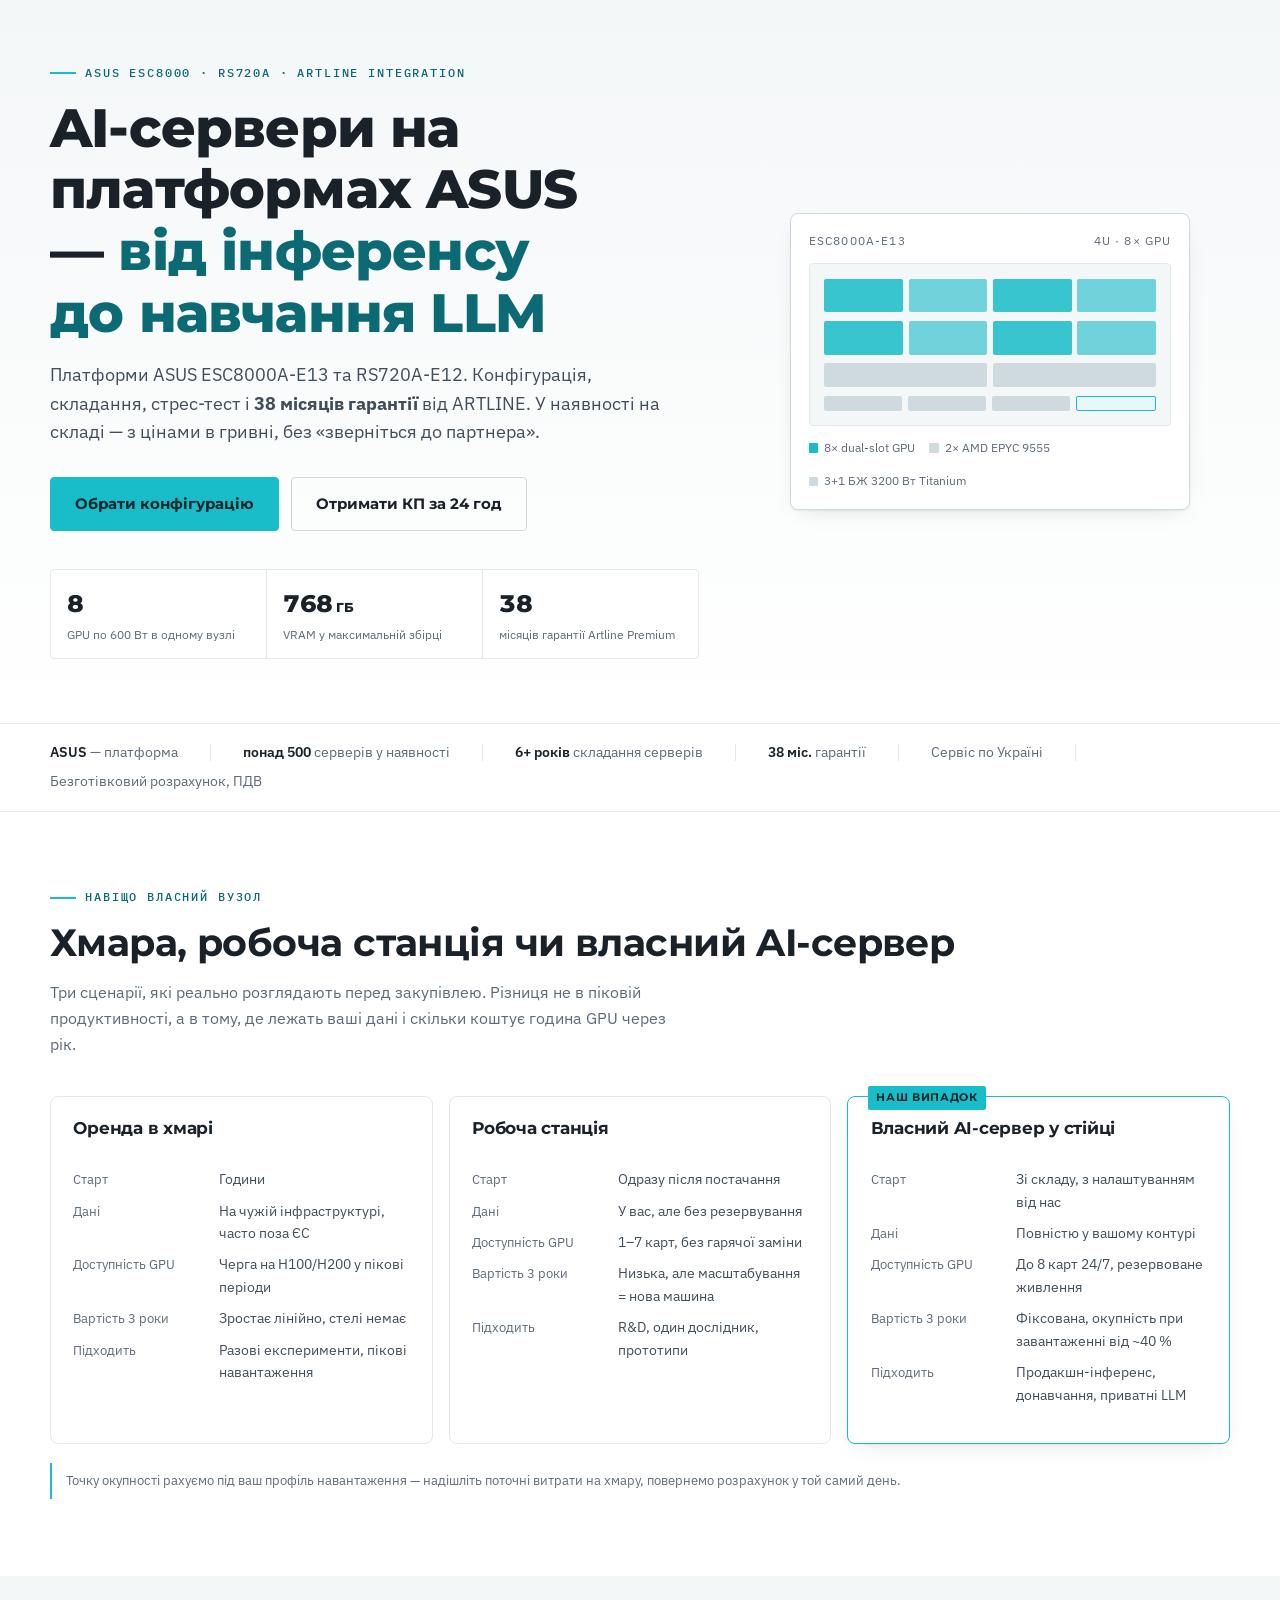
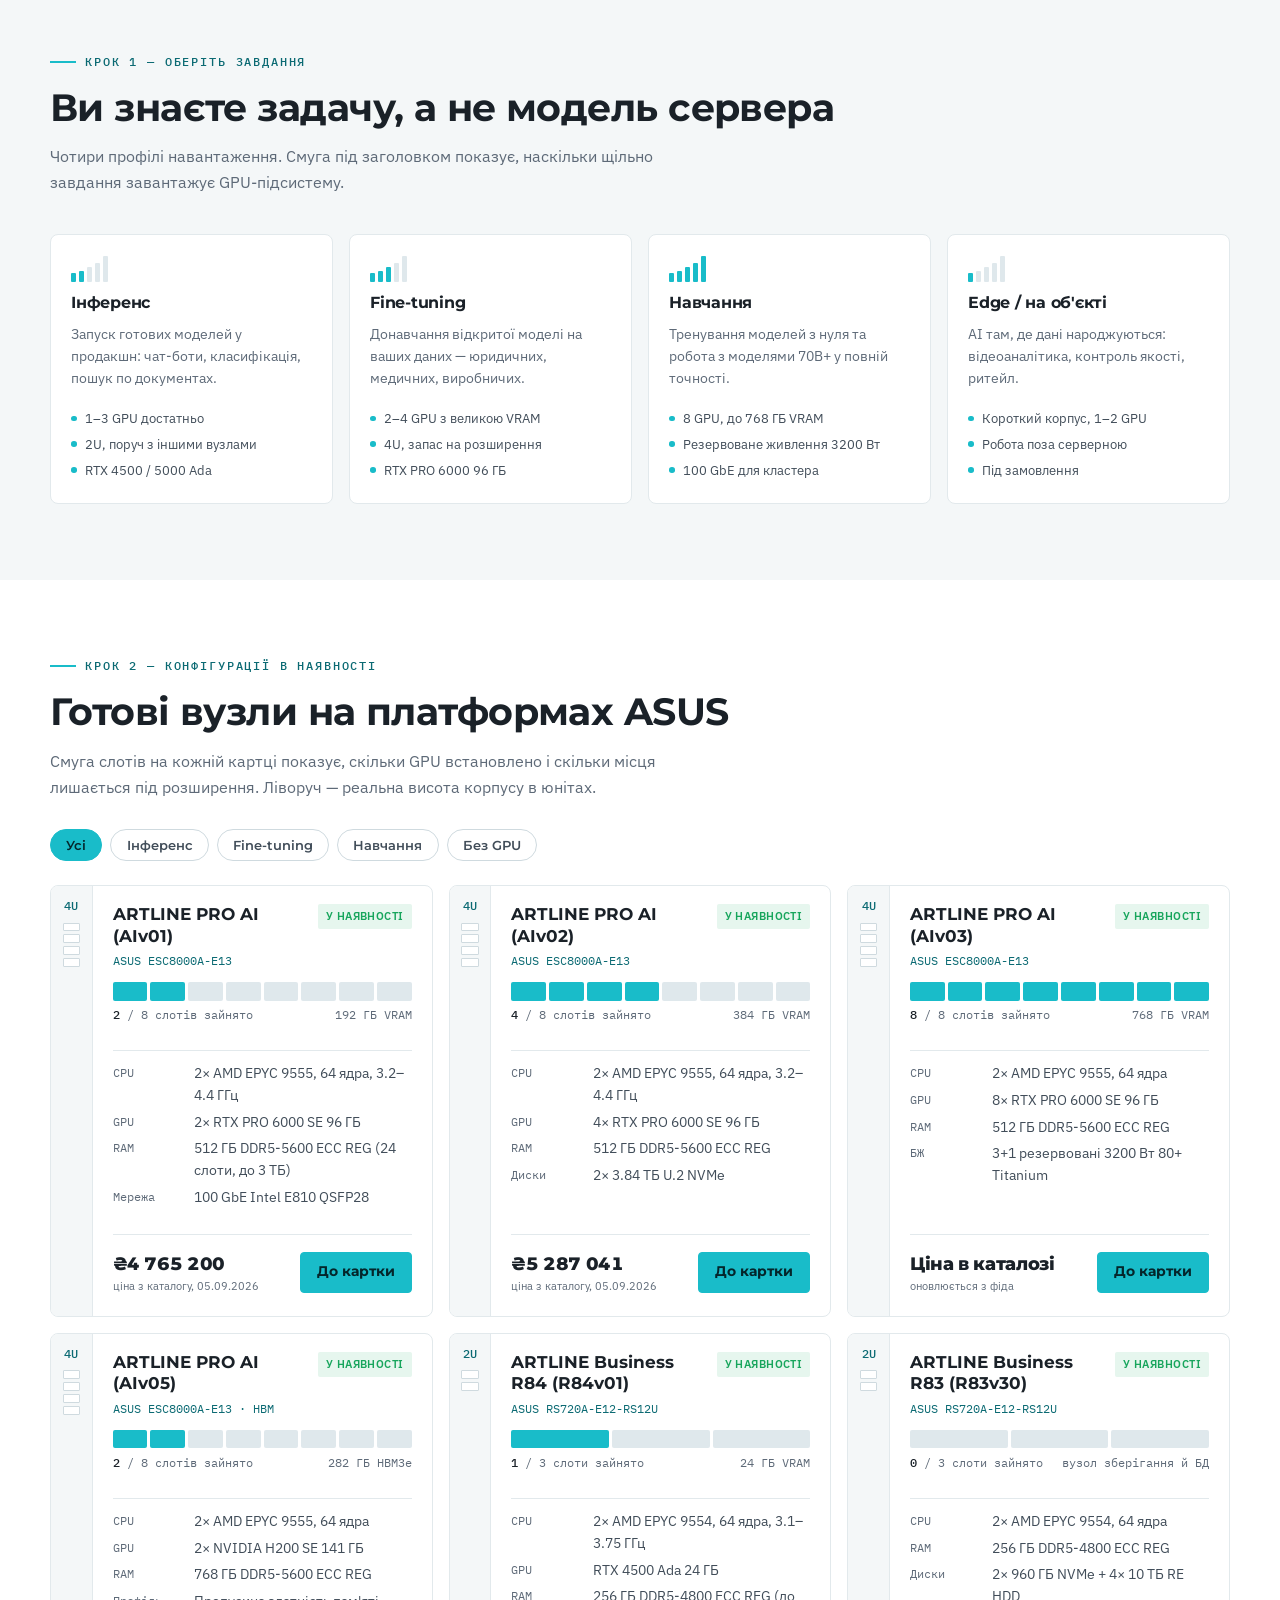
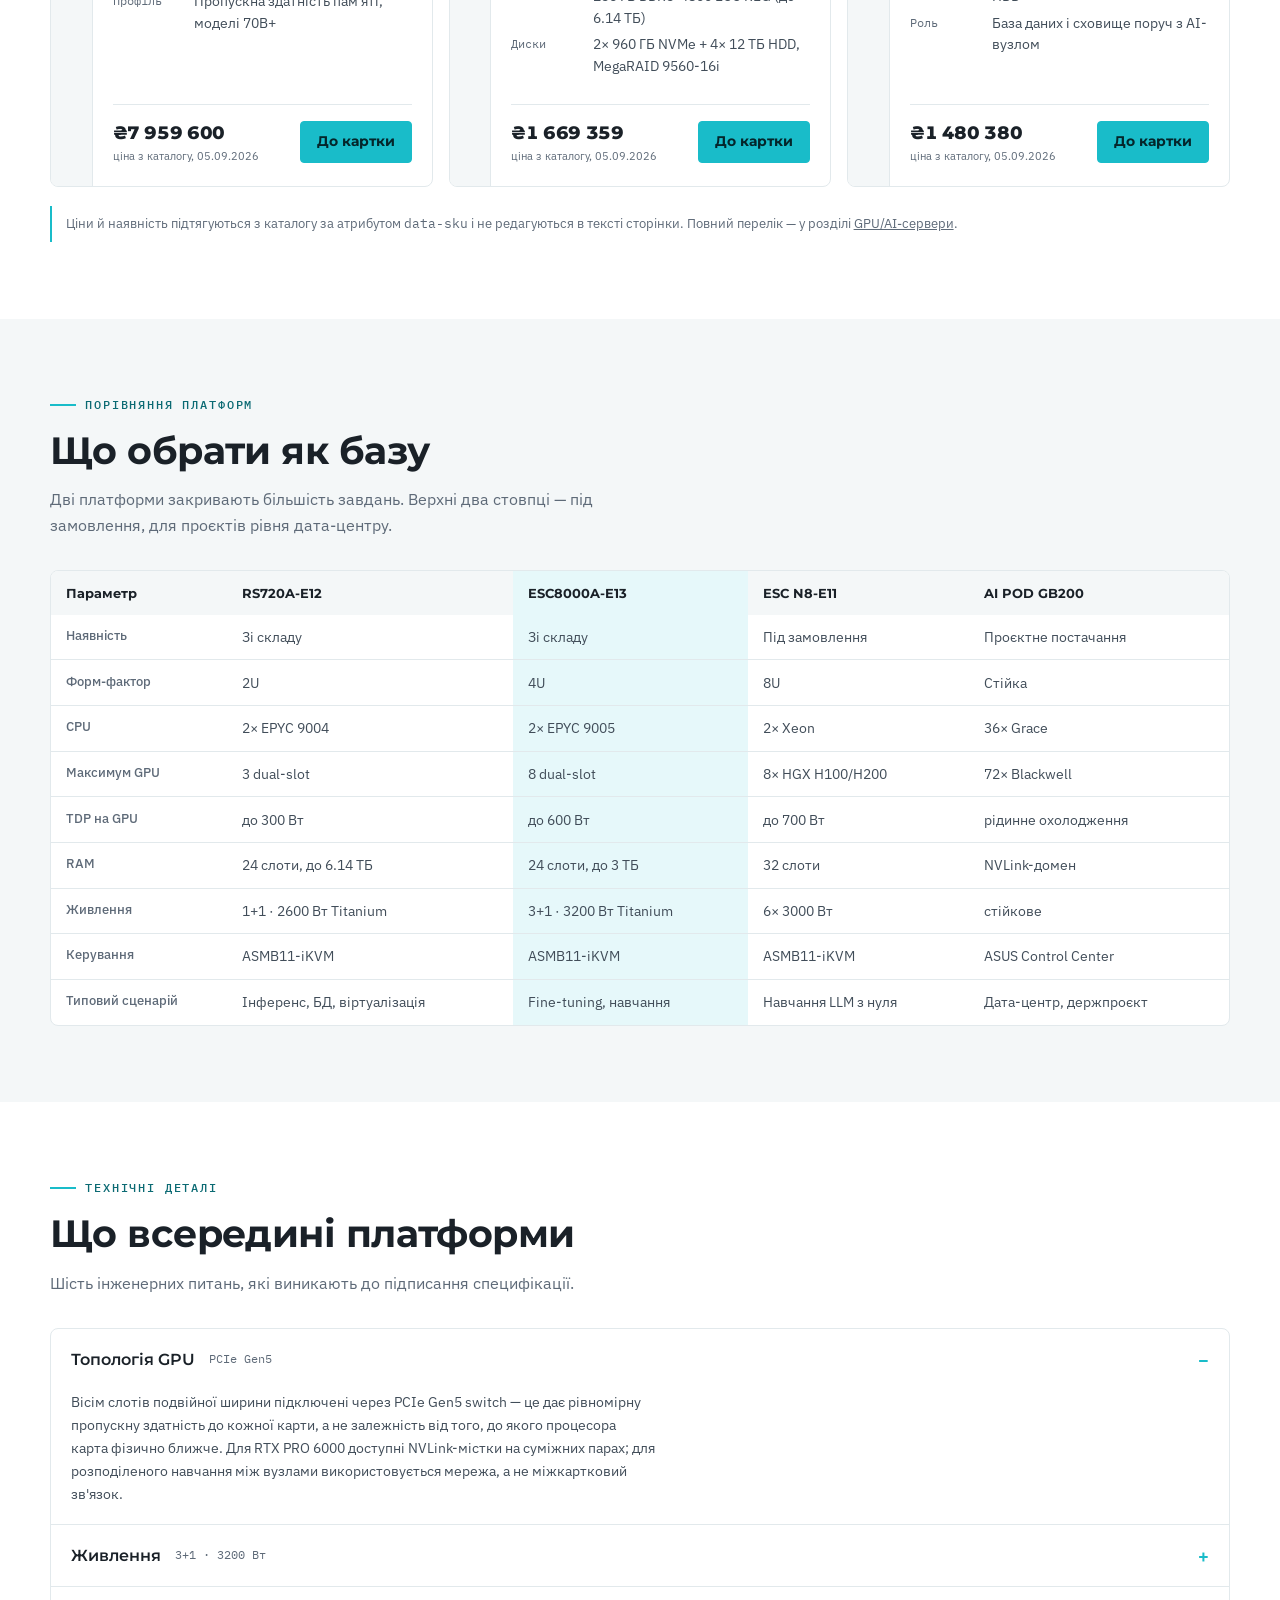
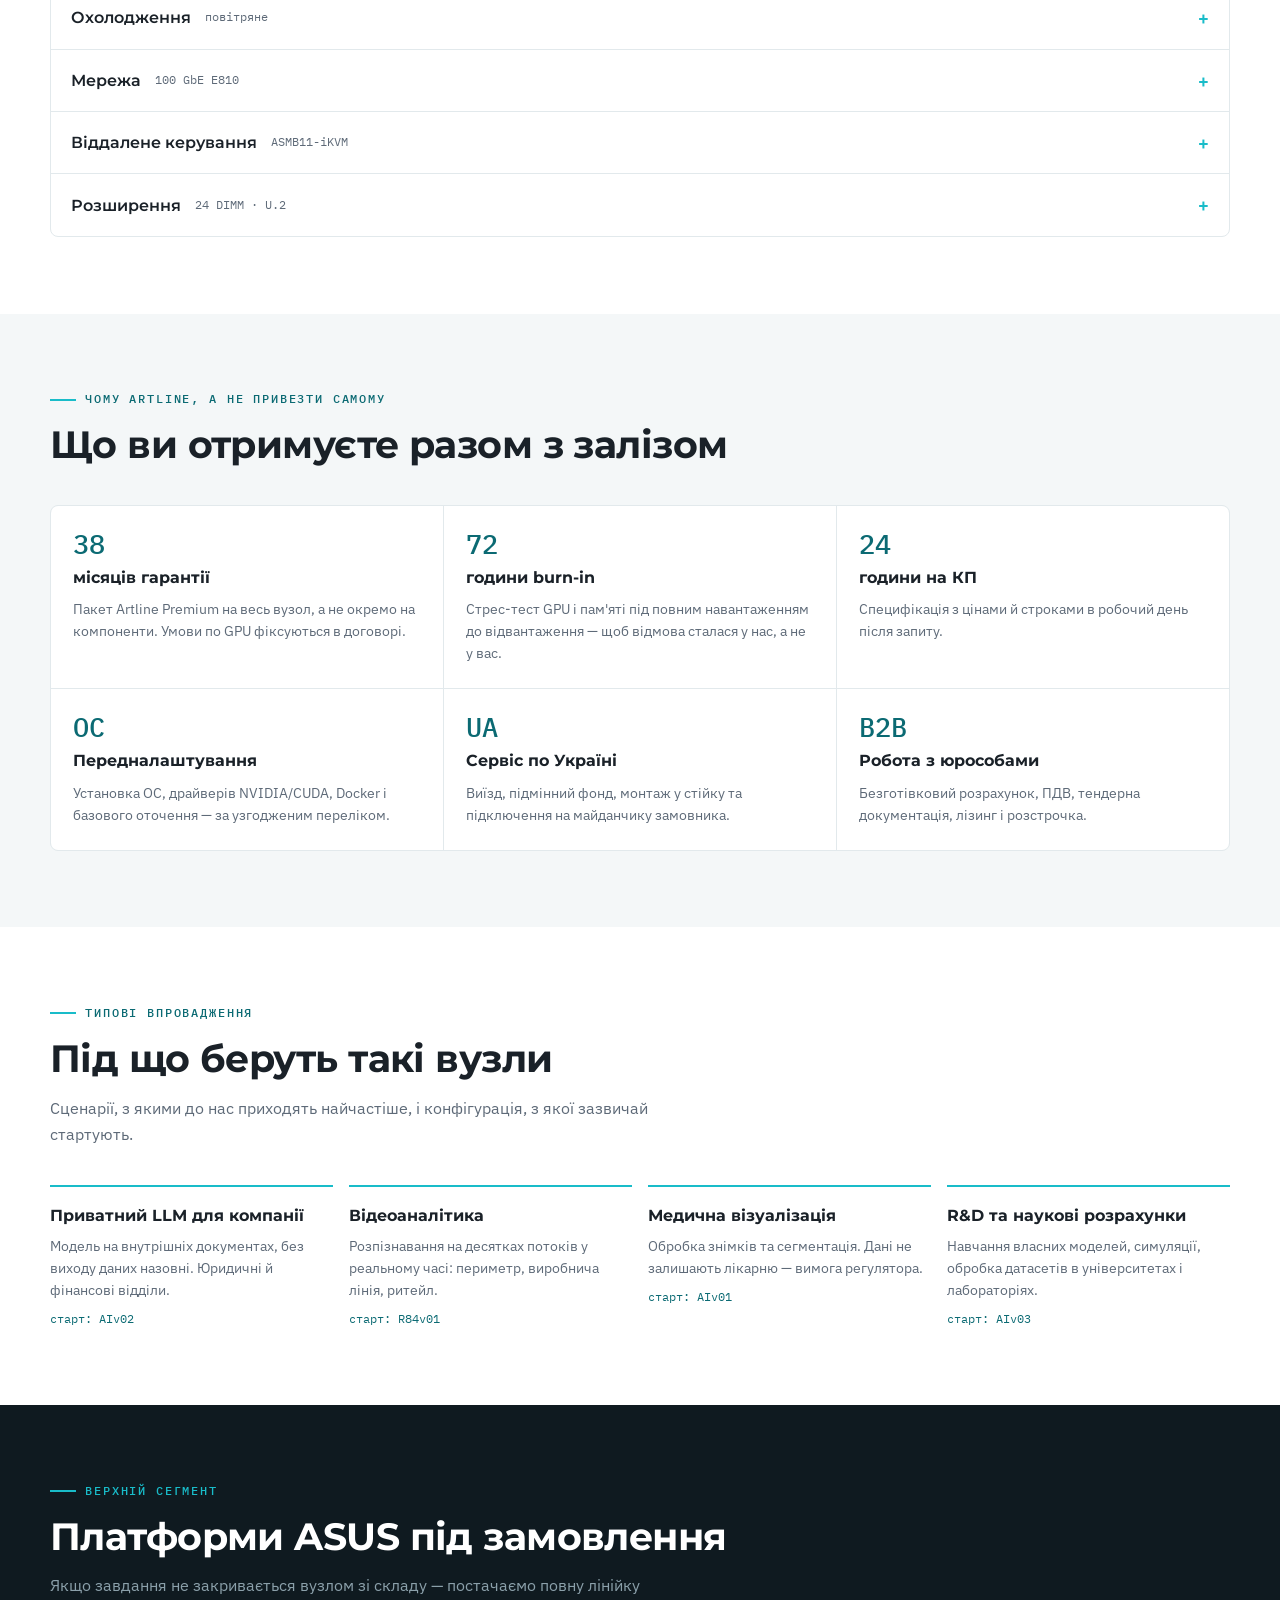
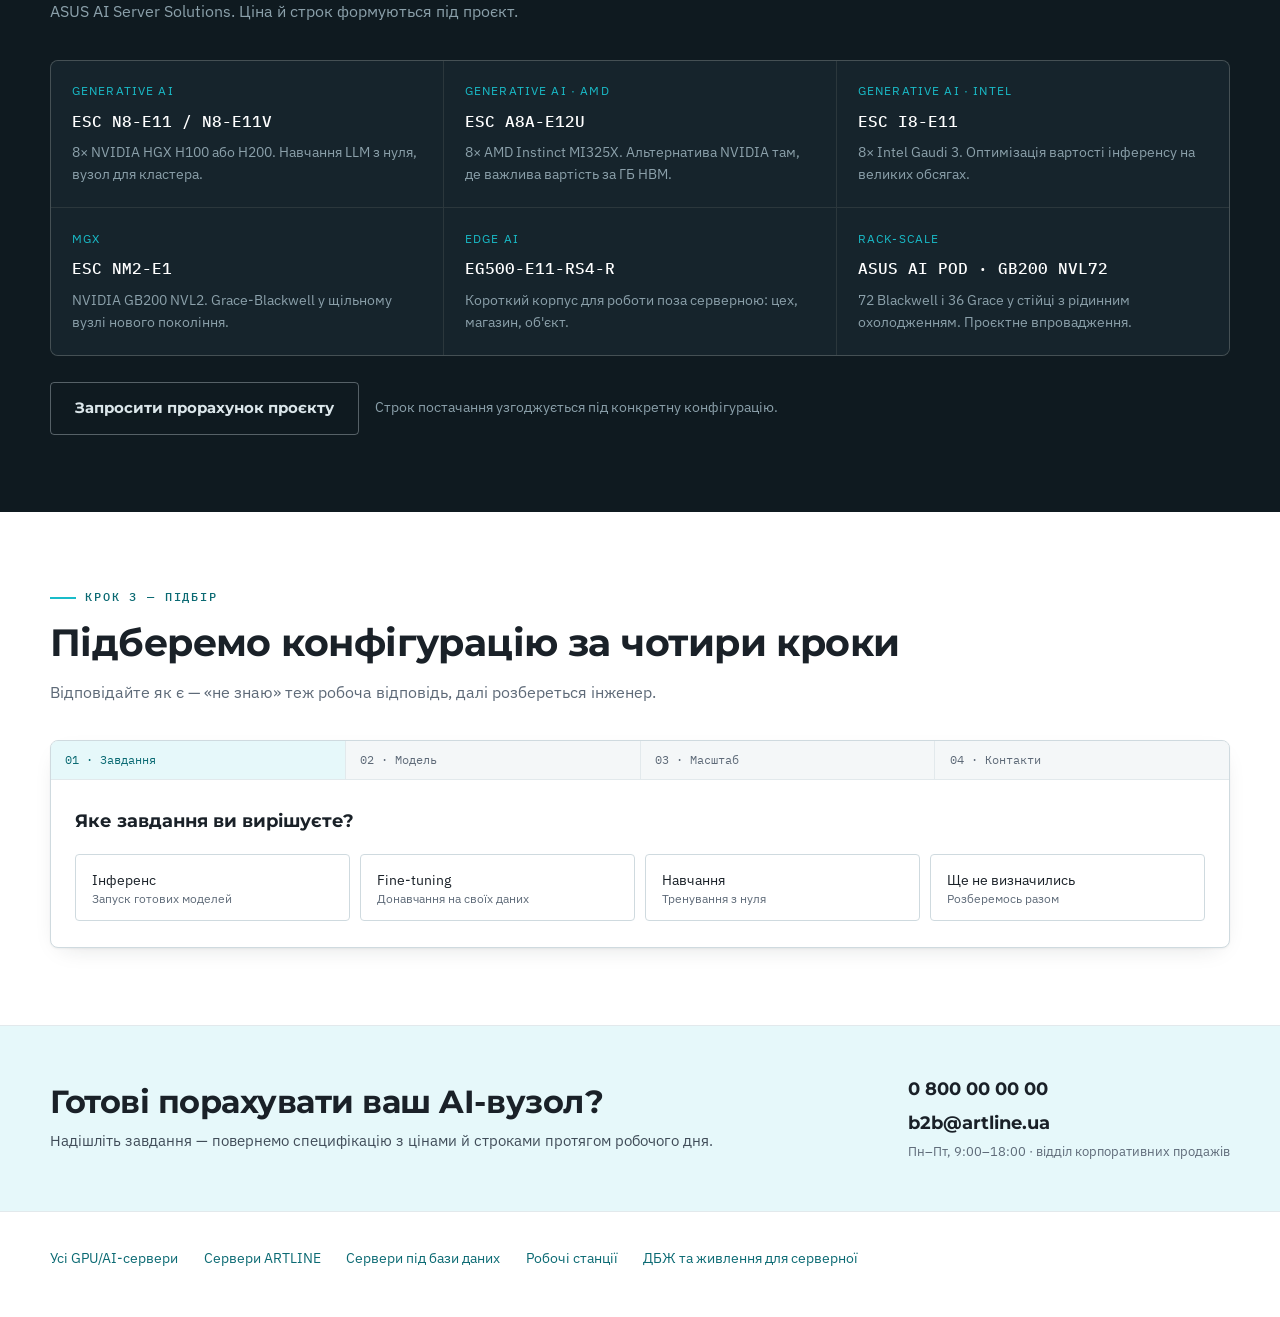
<file: landings/asus-ai.html>
<!DOCTYPE html>
<html lang="uk">
<head>
<meta charset="utf-8">
<meta name="viewport" content="width=device-width, initial-scale=1">
<meta name="description" content="Сервери для AI на платформах ASUS ESC8000A-E13 та RS720A-E12: до 8 GPU, до 768 ГБ VRAM. Складання, налаштування, гарантія 38 міс. Наявність на складі. Ціни в грн.">
<link rel="canonical" href="https://artline.ua/ua/ai-serveri-asus/">
<link rel="alternate" hreflang="uk-UA" href="https://artline.ua/ua/ai-serveri-asus/">
<link rel="alternate" hreflang="ru-UA" href="https://artline.ua/ai-servery-asus/">
<link rel="alternate" hreflang="x-default" href="https://artline.ua/ua/ai-serveri-asus/">
<style>html,body{margin:0;padding:0}img{max-width:100%}[hidden]{display:none!important}</style>
<script type="application/ld+json">
{
  "@context": "https://schema.org",
  "@type": "FAQPage",
  "mainEntity": [
    {"@type":"Question","name":"Чим AI-сервер відрізняється від звичайного?","acceptedAnswer":{"@type":"Answer","text":"AI-сервер розрахований на кілька прискорювачів високої потужності: посилене живлення, посилене охолодження, PCIe Gen5 switch для рівномірної пропускної здатності до кожної карти. Звичайний сервер оптимізований під CPU і диски."}},
    {"@type":"Question","name":"Скільки VRAM потрібно для моделі на 70B?","acceptedAnswer":{"@type":"Answer","text":"Для інференсу у зниженій точності орієнтовно від 96 ГБ; для повної точності та донавчання — 4-8 карт по 96 ГБ. Точну конфігурацію підбираємо під ваш профіль навантаження."}},
    {"@type":"Question","name":"Чи можна почати з двох GPU і додати ще шість пізніше?","acceptedAnswer":{"@type":"Answer","text":"Так. Платформа ASUS ESC8000A-E13 має вісім слотів, а блоки живлення ми за замовчуванням комплектуємо під повну збірку — розширення не потребує заміни платформи."}},
    {"@type":"Question","name":"Яка гарантія на AI-сервери ARTLINE?","acceptedAnswer":{"@type":"Answer","text":"38 місяців за пакетом Artline Premium на весь вузол, із сервісом на території України."}}
  ]
}
</script>
</head>
<body>
<title>AI-сервери ASUS в ARTLINE</title>
<link rel="preconnect" href="https://fonts.googleapis.com">
<link rel="preconnect" href="https://fonts.gstatic.com" crossorigin>
<link rel="stylesheet" href="https://fonts.googleapis.com/css2?family=Montserrat:wght@600;700;800&family=IBM+Plex+Sans:wght@400;500;600&family=IBM+Plex+Mono:wght@400;500&display=swap">

<style>
/* ============================================================
   ARTLINE — AI-сервери ASUS
   Усі стилі скоуплені під .ai-lp — блок можна вставляти в CMS.
   Палітра — в :root, зміна бренду = зміна токенів.
   ============================================================ */
:root{
  --lp-bg:          #ffffff;
  --lp-bg-sunk:     #f4f7f8;
  --lp-surface:     #ffffff;
  --lp-ink:         #1a2128;
  --lp-ink-2:       #414d59;
  --lp-muted:       #5e6a78;
  --lp-line:        #e2e9ec;
  --lp-line-2:      #cfdadf;
  --lp-accent:      #19bcc9;
  --lp-accent-ink:  #0b6a73;
  --lp-accent-soft: #e6f8fa;
  --lp-deep:        #0f1a20;
  --lp-deep-2:      #16242c;
  --lp-deep-ink:    #dbe6ea;
  --lp-deep-muted:  #8ba0aa;
  --lp-ok:          #17a55c;
  --lp-ok-soft:     #e6f6ee;
  --lp-order:       #b4741a;
  --lp-order-soft:  #fbf1e2;
  --lp-slot-off:    #dfe8ec;
  --lp-shadow:      0 1px 2px rgba(26,33,40,.05), 0 8px 24px -12px rgba(26,33,40,.18);
  --lp-r:           4px;
  --lp-r-lg:        8px;
}
@media (prefers-color-scheme: dark){
  :root:not([data-theme="light"]){
    --lp-bg:#0d1519; --lp-bg-sunk:#111c21; --lp-surface:#152128;
    --lp-ink:#e8f0f2; --lp-ink-2:#c2d0d6; --lp-muted:#8fa3ac;
    --lp-line:#243239; --lp-line-2:#31434c;
    --lp-accent:#2ed3e0; --lp-accent-ink:#8ceaf2; --lp-accent-soft:#12313a;
    --lp-deep:#080f12; --lp-deep-2:#101c22; --lp-deep-ink:#dbe6ea; --lp-deep-muted:#8ba0aa;
    --lp-ok:#35c47e; --lp-ok-soft:#122b21;
    --lp-order:#dfa456; --lp-order-soft:#2c2317;
    --lp-slot-off:#26343b;
    --lp-shadow:0 1px 2px rgba(0,0,0,.4), 0 8px 24px -12px rgba(0,0,0,.7);
  }
}
:root[data-theme="dark"]{
  --lp-bg:#0d1519; --lp-bg-sunk:#111c21; --lp-surface:#152128;
  --lp-ink:#e8f0f2; --lp-ink-2:#c2d0d6; --lp-muted:#8fa3ac;
  --lp-line:#243239; --lp-line-2:#31434c;
  --lp-accent:#2ed3e0; --lp-accent-ink:#8ceaf2; --lp-accent-soft:#12313a;
  --lp-deep:#080f12; --lp-deep-2:#101c22; --lp-deep-ink:#dbe6ea; --lp-deep-muted:#8ba0aa;
  --lp-ok:#35c47e; --lp-ok-soft:#122b21;
  --lp-order:#dfa456; --lp-order-soft:#2c2317;
  --lp-slot-off:#26343b;
  --lp-shadow:0 1px 2px rgba(0,0,0,.4), 0 8px 24px -12px rgba(0,0,0,.7);
}

body{ background: var(--lp-bg); }

.ai-lp{
  font-family:"IBM Plex Sans","Segoe UI",system-ui,-apple-system,sans-serif;
  color:var(--lp-ink); background:var(--lp-bg);
  font-size:16px; line-height:1.6; -webkit-font-smoothing:antialiased;
}
.ai-lp *,.ai-lp *::before,.ai-lp *::after{ box-sizing:border-box; }
.ai-lp h1,.ai-lp h2,.ai-lp h3,.ai-lp h4{
  font-family:Montserrat,"IBM Plex Sans",Arial,sans-serif;
  margin:0; line-height:1.15; text-wrap:balance; letter-spacing:-.015em; color:var(--lp-ink);
}
.ai-lp p{ margin:0; }
.ai-lp ul{ margin:0; padding:0; list-style:none; }
.ai-lp a{ color:inherit; }
.ai-lp :focus-visible{ outline:2px solid var(--lp-accent); outline-offset:3px; border-radius:2px; }

.ai-lp .wrap{ width:min(1180px, 100% - 2.5rem); margin-inline:auto; }
.ai-lp .sect{ padding:clamp(3rem,6vw,5.5rem) 0; }
.ai-lp .sect--sunk{ background:var(--lp-bg-sunk); }

/* --- eyebrow: технічний «партномер» секції --- */
.ai-lp .eyebrow{
  font-family:"IBM Plex Mono",ui-monospace,monospace; font-size:.72rem; font-weight:500;
  letter-spacing:.16em; text-transform:uppercase; color:var(--lp-accent-ink);
  display:flex; align-items:center; gap:.6rem; margin-bottom:.9rem;
}
.ai-lp .eyebrow::before{ content:""; width:1.6rem; height:2px; background:var(--lp-accent); flex:none; }
.ai-lp .h2{ font-size:clamp(1.55rem,3.2vw,2.35rem); font-weight:700; }
.ai-lp .lede{ color:var(--lp-muted); max-width:62ch; margin-top:.9rem; font-size:1.02rem; }
.ai-lp .mono{ font-family:"IBM Plex Mono",ui-monospace,monospace; font-variant-numeric:tabular-nums; }

/* --- buttons --- */
.ai-lp .btn{
  display:inline-flex; align-items:center; justify-content:center; gap:.5rem;
  font-family:Montserrat,sans-serif; font-weight:700; font-size:.94rem;
  padding:.85rem 1.5rem; border-radius:var(--lp-r); border:1.5px solid transparent;
  text-decoration:none; cursor:pointer; transition:background .15s, color .15s, border-color .15s;
}
.ai-lp .btn--primary{ background:var(--lp-accent); color:#04262b; border-color:var(--lp-accent); }
.ai-lp .btn--primary:hover{ background:var(--lp-accent-ink); border-color:var(--lp-accent-ink); color:#fff; }
.ai-lp .btn--ghost{ background:transparent; color:var(--lp-ink); border-color:var(--lp-line-2); }
.ai-lp .btn--ghost:hover{ border-color:var(--lp-accent); color:var(--lp-accent-ink); }
.ai-lp .btn--onDeep{ background:transparent; color:var(--lp-deep-ink); border-color:rgba(219,230,234,.35); }
.ai-lp .btn--onDeep:hover{ border-color:var(--lp-accent); color:var(--lp-accent); }
.ai-lp .btn--sm{ padding:.55rem 1rem; font-size:.85rem; }

/* ============ 01 HERO ============ */
.ai-lp .hero{
  background:
    linear-gradient(180deg, var(--lp-bg-sunk) 0%, var(--lp-bg) 100%);
  border-bottom:1px solid var(--lp-line);
  padding:clamp(2.5rem,5vw,4.5rem) 0 clamp(2.5rem,5vw,4rem);
  position:relative; overflow:hidden;
}
.ai-lp .hero__grid{ display:grid; grid-template-columns:1.15fr .85fr; gap:clamp(2rem,4vw,3.5rem); align-items:center; }
@media (max-width:900px){ .ai-lp .hero__grid{ grid-template-columns:1fr; } }
.ai-lp .hero h1{ font-size:clamp(2rem,4.6vw,3.35rem); font-weight:800; }
.ai-lp .hero h1 em{ font-style:normal; color:var(--lp-accent-ink); }
.ai-lp .hero__sub{ margin-top:1.1rem; font-size:clamp(1rem,1.6vw,1.12rem); color:var(--lp-ink-2); max-width:56ch; }
.ai-lp .hero__cta{ display:flex; flex-wrap:wrap; gap:.75rem; margin-top:1.9rem; }
.ai-lp .hero__kpi{ display:grid; grid-template-columns:repeat(3,1fr); gap:1px; margin-top:2.4rem; background:var(--lp-line); border:1px solid var(--lp-line); border-radius:var(--lp-r); overflow:hidden; }
.ai-lp .hero__kpi div{ background:var(--lp-surface); padding:.95rem 1rem; }
.ai-lp .hero__kpi b{ display:block; font-family:Montserrat,sans-serif; font-size:1.5rem; font-weight:800; font-variant-numeric:tabular-nums; letter-spacing:-.02em; }
.ai-lp .hero__kpi span{ font-size:.78rem; color:var(--lp-muted); line-height:1.35; display:block; margin-top:.15rem; }

/* макет корпусу 4U — «фото-плейсхолдер», замінюється реальним фото платформи */
.ai-lp .chassis{ border:1px solid var(--lp-line-2); border-radius:var(--lp-r-lg); background:var(--lp-surface); padding:1.1rem; box-shadow:var(--lp-shadow); }
.ai-lp .chassis__cap{ display:flex; justify-content:space-between; align-items:baseline; font-size:.72rem; letter-spacing:.1em; text-transform:uppercase; color:var(--lp-muted); margin-bottom:.8rem; }
.ai-lp .chassis__body{ background:var(--lp-bg-sunk); border:1px solid var(--lp-line); border-radius:var(--lp-r); padding:.9rem; display:grid; gap:.55rem; }
.ai-lp .chassis__row{ display:flex; gap:.35rem; }
.ai-lp .chassis__gpu{ flex:1; height:2.1rem; border-radius:2px; background:var(--lp-accent); opacity:.85; }
.ai-lp .chassis__gpu:nth-child(even){ opacity:.6; }
.ai-lp .chassis__cpu{ flex:1; height:1.5rem; border-radius:2px; background:var(--lp-line-2); }
.ai-lp .chassis__psu{ flex:1; height:.9rem; border-radius:2px; background:var(--lp-line-2); }
.ai-lp .chassis__psu:last-child{ background:var(--lp-accent-soft); border:1px solid var(--lp-accent); }
.ai-lp .chassis__legend{ margin-top:.8rem; font-size:.74rem; color:var(--lp-muted); display:flex; flex-wrap:wrap; gap:.9rem; }
.ai-lp .chassis__legend i{ font-style:normal; display:inline-flex; align-items:center; gap:.35rem; }
.ai-lp .chassis__legend i::before{ content:""; width:.6rem; height:.6rem; border-radius:1px; background:var(--lp-line-2); }
.ai-lp .chassis__legend i.is-gpu::before{ background:var(--lp-accent); }

/* ============ 02 TRUST BAR ============ */
.ai-lp .trust{ border-bottom:1px solid var(--lp-line); background:var(--lp-surface); }
.ai-lp .trust__in{ display:flex; flex-wrap:wrap; align-items:center; gap:.5rem 2rem; padding:1.1rem 0; font-size:.85rem; color:var(--lp-muted); }
.ai-lp .trust__in b{ color:var(--lp-ink); font-weight:600; }
.ai-lp .trust__sep{ width:1px; height:1.1rem; background:var(--lp-line); }
@media (max-width:700px){ .ai-lp .trust__sep{ display:none; } }

/* ============ 03 COMPARE 3-UP ============ */
.ai-lp .why{ display:grid; grid-template-columns:repeat(3,1fr); gap:1rem; margin-top:2.4rem; }
@media (max-width:860px){ .ai-lp .why{ grid-template-columns:1fr; } }
.ai-lp .why__col{ border:1px solid var(--lp-line); border-radius:var(--lp-r-lg); padding:1.4rem; background:var(--lp-surface); display:flex; flex-direction:column; gap:1rem; }
.ai-lp .why__col--pick{ border-color:var(--lp-accent); box-shadow:var(--lp-shadow); position:relative; }
.ai-lp .why__col--pick::after{
  content:"Наш випадок"; position:absolute; top:-.65rem; left:1.2rem;
  background:var(--lp-accent); color:#04262b; font-family:Montserrat,sans-serif; font-weight:700;
  font-size:.68rem; letter-spacing:.06em; text-transform:uppercase; padding:.2rem .55rem; border-radius:2px;
}
.ai-lp .why__col h3{ font-size:1.05rem; font-weight:700; }
.ai-lp .why__dl{ display:grid; gap:.55rem; font-size:.88rem; }
.ai-lp .why__dl div{ display:grid; grid-template-columns:8.5rem 1fr; gap:.6rem; align-items:baseline; }
.ai-lp .why__dl dt{ color:var(--lp-muted); font-size:.8rem; }
.ai-lp .why__dl dd{ margin:0; color:var(--lp-ink-2); }

/* ============ 04 WORKLOAD TIERS ============ */
.ai-lp .tiers{ display:grid; grid-template-columns:repeat(4,1fr); gap:1rem; margin-top:2.4rem; }
@media (max-width:1000px){ .ai-lp .tiers{ grid-template-columns:repeat(2,1fr); } }
@media (max-width:560px){ .ai-lp .tiers{ grid-template-columns:1fr; } }
.ai-lp .tier{
  display:flex; flex-direction:column; gap:.7rem; padding:1.35rem 1.25rem;
  border:1px solid var(--lp-line); border-radius:var(--lp-r-lg); background:var(--lp-surface);
  text-decoration:none; transition:border-color .15s, transform .15s;
}
.ai-lp .tier:hover{ border-color:var(--lp-accent); transform:translateY(-2px); }
.ai-lp .tier__load{ display:flex; gap:3px; align-items:flex-end; height:1.6rem; }
.ai-lp .tier__load i{ width:5px; background:var(--lp-slot-off); border-radius:1px; }
.ai-lp .tier__load i.on{ background:var(--lp-accent); }
.ai-lp .tier h3{ font-size:1.02rem; font-weight:700; }
.ai-lp .tier p{ font-size:.86rem; color:var(--lp-muted); }
.ai-lp .tier ul{ display:grid; gap:.3rem; font-size:.82rem; color:var(--lp-ink-2); margin-top:auto; padding-top:.5rem; }
.ai-lp .tier li{ padding-left:.9rem; position:relative; }
.ai-lp .tier li::before{ content:""; position:absolute; left:0; top:.55em; width:.35rem; height:.35rem; background:var(--lp-accent); border-radius:50%; }

/* ============ 05 MODELS ============ */
.ai-lp .chips{ display:flex; flex-wrap:wrap; gap:.5rem; margin-top:1.8rem; }
.ai-lp .chip{
  font-family:Montserrat,sans-serif; font-size:.82rem; font-weight:600;
  padding:.45rem .95rem; border-radius:100px; border:1px solid var(--lp-line-2);
  background:var(--lp-surface); color:var(--lp-ink-2); cursor:pointer; transition:.15s;
}
.ai-lp .chip:hover{ border-color:var(--lp-accent); }
.ai-lp .chip[aria-pressed="true"]{ background:var(--lp-accent); border-color:var(--lp-accent); color:#04262b; }

.ai-lp .models{ display:grid; grid-template-columns:repeat(auto-fill,minmax(330px,1fr)); gap:1rem; margin-top:1.5rem; }
.ai-lp .model{
  display:grid; grid-template-columns:2.6rem 1fr; background:var(--lp-surface);
  border:1px solid var(--lp-line); border-radius:var(--lp-r-lg); overflow:hidden;
}
.ai-lp .model.is-hidden{ display:none; }
/* лівий рейл = висота в юнітах, ticks = реальні U */
.ai-lp .rail{
  background:var(--lp-bg-sunk); border-right:1px solid var(--lp-line);
  display:flex; flex-direction:column; align-items:center; padding:.7rem 0; gap:3px;
}
.ai-lp .rail b{ font-family:"IBM Plex Mono",monospace; font-size:.72rem; color:var(--lp-accent-ink); font-weight:500; margin-bottom:.25rem; }
.ai-lp .rail i{ width:1.1rem; height:.55rem; border:1px solid var(--lp-line-2); border-radius:1px; background:var(--lp-surface); }
.ai-lp .model__body{ padding:1.15rem 1.25rem 1.25rem; display:flex; flex-direction:column; gap:.75rem; }
.ai-lp .model__top{ display:flex; justify-content:space-between; align-items:flex-start; gap:.6rem; }
.ai-lp .model__name{ font-family:Montserrat,sans-serif; font-weight:700; font-size:1.06rem; line-height:1.25; }
.ai-lp .model__plat{ font-family:"IBM Plex Mono",monospace; font-size:.76rem; color:var(--lp-accent-ink); margin-top:.25rem; }
.ai-lp .badge{ font-size:.68rem; font-weight:600; letter-spacing:.04em; text-transform:uppercase; padding:.22rem .5rem; border-radius:2px; white-space:nowrap; flex:none; }
.ai-lp .badge--ok{ background:var(--lp-ok-soft); color:var(--lp-ok); }
.ai-lp .badge--order{ background:var(--lp-order-soft); color:var(--lp-order); }

/* смуга зайнятості GPU-слотів — головний інформаційний елемент картки */
.ai-lp .slots{ display:flex; flex-direction:column; gap:.35rem; }
.ai-lp .slots__bar{ display:flex; gap:3px; }
.ai-lp .slots__bar i{ flex:1; height:1.15rem; border-radius:2px; background:var(--lp-slot-off); }
.ai-lp .slots__bar i.on{ background:var(--lp-accent); }
.ai-lp .slots__cap{ font-family:"IBM Plex Mono",monospace; font-size:.73rem; color:var(--lp-muted); display:flex; justify-content:space-between; gap:1rem; }
.ai-lp .slots__cap b{ color:var(--lp-ink); font-weight:500; }

.ai-lp .spec{ display:grid; gap:.3rem; font-size:.85rem; border-top:1px solid var(--lp-line); padding-top:.75rem; }
.ai-lp .spec div{ display:grid; grid-template-columns:4.4rem 1fr; gap:.7rem; }
.ai-lp .spec dt{ color:var(--lp-muted); font-size:.78rem; font-family:"IBM Plex Mono",monospace; }
.ai-lp .spec dd{ margin:0; color:var(--lp-ink-2); }
.ai-lp .model__foot{ display:flex; align-items:center; justify-content:space-between; gap:.75rem; margin-top:auto; padding-top:.85rem; border-top:1px solid var(--lp-line); flex-wrap:wrap; }
.ai-lp .price{ font-family:Montserrat,sans-serif; font-weight:800; font-size:1.15rem; font-variant-numeric:tabular-nums; letter-spacing:-.02em; }
.ai-lp .price small{ display:block; font-family:"IBM Plex Sans",sans-serif; font-weight:400; font-size:.7rem; color:var(--lp-muted); letter-spacing:0; }
.ai-lp .note{
  margin-top:1.2rem; font-size:.8rem; color:var(--lp-muted);
  border-left:2px solid var(--lp-accent); padding:.5rem 0 .5rem .85rem;
}

/* ============ 06 TABLE ============ */
.ai-lp .tableWrap{ margin-top:2rem; overflow-x:auto; border:1px solid var(--lp-line); border-radius:var(--lp-r-lg); background:var(--lp-surface); }
.ai-lp table{ border-collapse:collapse; width:100%; min-width:760px; font-size:.87rem; }
.ai-lp th,.ai-lp td{ text-align:left; padding:.7rem .95rem; border-bottom:1px solid var(--lp-line); vertical-align:top; }
.ai-lp thead th{ font-family:Montserrat,sans-serif; font-size:.82rem; font-weight:700; background:var(--lp-bg-sunk); position:sticky; top:0; }
.ai-lp tbody th{ font-weight:500; color:var(--lp-muted); font-size:.8rem; width:11rem; }
.ai-lp td{ font-variant-numeric:tabular-nums; color:var(--lp-ink-2); }
.ai-lp tr:last-child th,.ai-lp tr:last-child td{ border-bottom:0; }
.ai-lp .col-hl{ background:var(--lp-accent-soft); }

/* ============ 07 INSIDE ============ */
.ai-lp .accs{ margin-top:2rem; border:1px solid var(--lp-line); border-radius:var(--lp-r-lg); overflow:hidden; background:var(--lp-surface); }
.ai-lp details{ border-bottom:1px solid var(--lp-line); }
.ai-lp details:last-child{ border-bottom:0; }
.ai-lp summary{
  cursor:pointer; padding:1rem 1.25rem; font-family:Montserrat,sans-serif; font-weight:600; font-size:.98rem;
  display:flex; align-items:center; gap:.85rem; list-style:none;
}
.ai-lp summary::-webkit-details-marker{ display:none; }
.ai-lp summary::after{ content:"+"; margin-left:auto; font-family:"IBM Plex Mono",monospace; color:var(--lp-accent); font-size:1.15rem; }
.ai-lp details[open] summary::after{ content:"−"; }
.ai-lp summary span.k{ font-family:"IBM Plex Mono",monospace; font-size:.74rem; color:var(--lp-muted); font-weight:400; }
.ai-lp details > div{ padding:0 1.25rem 1.15rem 1.25rem; color:var(--lp-ink-2); font-size:.9rem; max-width:78ch; }

/* ============ 08 SERVICE ============ */
.ai-lp .svc{ display:grid; grid-template-columns:repeat(3,1fr); gap:1px; margin-top:2.4rem; background:var(--lp-line); border:1px solid var(--lp-line); border-radius:var(--lp-r-lg); overflow:hidden; }
@media (max-width:900px){ .ai-lp .svc{ grid-template-columns:repeat(2,1fr); } }
@media (max-width:560px){ .ai-lp .svc{ grid-template-columns:1fr; } }
.ai-lp .svc__i{ background:var(--lp-surface); padding:1.5rem 1.4rem; display:flex; flex-direction:column; gap:.5rem; }
.ai-lp .svc__i b{ font-family:Montserrat,sans-serif; font-size:.98rem; }
.ai-lp .svc__i span{ font-size:.86rem; color:var(--lp-muted); }
.ai-lp .svc__i em{ font-style:normal; font-family:"IBM Plex Mono",monospace; font-size:1.7rem; font-weight:500; color:var(--lp-accent-ink); line-height:1; }

/* ============ 09 USE CASES ============ */
.ai-lp .cases{ display:grid; grid-template-columns:repeat(auto-fit,minmax(240px,1fr)); gap:1rem; margin-top:2.4rem; }
.ai-lp .case{ border-top:2px solid var(--lp-accent); padding-top:1rem; display:flex; flex-direction:column; gap:.45rem; }
.ai-lp .case b{ font-family:Montserrat,sans-serif; font-size:.98rem; }
.ai-lp .case span{ font-size:.86rem; color:var(--lp-muted); }
.ai-lp .case code{ font-family:"IBM Plex Mono",monospace; font-size:.76rem; color:var(--lp-accent-ink); }

/* ============ 10 ON ORDER (deep) ============ */
.ai-lp .deep{ background:var(--lp-deep); color:var(--lp-deep-ink); }
.ai-lp .deep .h2{ color:#fff; }
.ai-lp .deep .lede{ color:var(--lp-deep-muted); }
.ai-lp .deep .eyebrow{ color:var(--lp-accent); }
.ai-lp .order{ display:grid; grid-template-columns:repeat(3,1fr); gap:1px; margin-top:2.2rem; background:rgba(219,230,234,.14); border:1px solid rgba(219,230,234,.14); border-radius:var(--lp-r-lg); overflow:hidden; }
@media (max-width:900px){ .ai-lp .order{ grid-template-columns:repeat(2,1fr); } }
@media (max-width:600px){ .ai-lp .order{ grid-template-columns:1fr; } }
.ai-lp .order__i{ background:var(--lp-deep-2); padding:1.35rem 1.3rem; display:flex; flex-direction:column; gap:.5rem; }
.ai-lp .order__i b{ font-family:"IBM Plex Mono",monospace; font-size:1rem; font-weight:500; color:#fff; }
.ai-lp .order__i .t{ font-size:.72rem; letter-spacing:.1em; text-transform:uppercase; color:var(--lp-accent); }
.ai-lp .order__i span{ font-size:.85rem; color:var(--lp-deep-muted); }
.ai-lp .deep__foot{ margin-top:1.6rem; display:flex; flex-wrap:wrap; align-items:center; gap:1rem; font-size:.85rem; color:var(--lp-deep-muted); }

/* ============ 11 QUIZ ============ */
.ai-lp .quiz{ margin-top:2.2rem; border:1px solid var(--lp-line-2); border-radius:var(--lp-r-lg); background:var(--lp-surface); box-shadow:var(--lp-shadow); overflow:hidden; }
.ai-lp .quiz__head{ display:flex; gap:1px; background:var(--lp-line); border-bottom:1px solid var(--lp-line); }
.ai-lp .quiz__head div{ flex:1; background:var(--lp-bg-sunk); padding:.6rem .9rem; font-family:"IBM Plex Mono",monospace; font-size:.73rem; color:var(--lp-muted); }
.ai-lp .quiz__head div.on{ background:var(--lp-accent-soft); color:var(--lp-accent-ink); }
.ai-lp .quiz__head div.done{ background:var(--lp-surface); color:var(--lp-ink); }
.ai-lp .quiz__body{ padding:1.6rem 1.5rem; }
.ai-lp .quiz__q{ font-family:Montserrat,sans-serif; font-weight:700; font-size:1.15rem; }
.ai-lp .quiz__opts{ display:grid; grid-template-columns:repeat(auto-fit,minmax(180px,1fr)); gap:.6rem; margin-top:1.2rem; }
.ai-lp .opt{
  text-align:left; padding:.9rem 1rem; border:1px solid var(--lp-line-2); border-radius:var(--lp-r);
  background:var(--lp-bg); cursor:pointer; font-family:inherit; font-size:.9rem; color:var(--lp-ink); transition:.15s;
}
.ai-lp .opt:hover{ border-color:var(--lp-accent); background:var(--lp-accent-soft); }
.ai-lp .opt small{ display:block; color:var(--lp-muted); font-size:.76rem; margin-top:.15rem; }
.ai-lp .quiz__form{ display:grid; grid-template-columns:repeat(2,1fr); gap:.7rem; margin-top:1.2rem; }
@media (max-width:600px){ .ai-lp .quiz__form{ grid-template-columns:1fr; } }
.ai-lp .quiz__form input{
  font-family:inherit; font-size:.92rem; padding:.75rem .9rem; border:1px solid var(--lp-line-2);
  border-radius:var(--lp-r); background:var(--lp-bg); color:var(--lp-ink); width:100%;
}
.ai-lp .quiz__form input::placeholder{ color:var(--lp-muted); }
.ai-lp .quiz__res{ border:1px solid var(--lp-accent); background:var(--lp-accent-soft); border-radius:var(--lp-r); padding:1rem 1.1rem; margin-top:1.2rem; }
.ai-lp .quiz__res b{ font-family:Montserrat,sans-serif; }
.ai-lp .quiz__back{ background:none; border:0; color:var(--lp-muted); font-family:inherit; font-size:.82rem; cursor:pointer; padding:0; margin-top:1.1rem; text-decoration:underline; }

/* ============ 13 FINAL CTA ============ */
.ai-lp .final{ background:var(--lp-accent-soft); border-top:1px solid var(--lp-line); border-bottom:1px solid var(--lp-line); }
.ai-lp .final__in{ display:flex; flex-wrap:wrap; align-items:center; justify-content:space-between; gap:1.5rem; padding:clamp(2rem,4vw,3rem) 0; }
.ai-lp .final h2{ font-size:clamp(1.4rem,2.8vw,2rem); }
.ai-lp .final p{ color:var(--lp-ink-2); margin-top:.5rem; font-size:.95rem; }
.ai-lp .final__contacts{ display:flex; flex-direction:column; gap:.3rem; align-items:flex-start; }
.ai-lp .final__contacts a{ font-family:Montserrat,sans-serif; font-weight:700; font-size:1.15rem; text-decoration:none; }
.ai-lp .final__contacts a:hover{ color:var(--lp-accent-ink); }

/* ============ 14 LINKS ============ */
.ai-lp .links{ padding:2.2rem 0 3rem; }
.ai-lp .links ul{ display:flex; flex-wrap:wrap; gap:.5rem 1.6rem; font-size:.88rem; }
.ai-lp .links a{ color:var(--lp-accent-ink); text-decoration:none; border-bottom:1px solid transparent; }
.ai-lp .links a:hover{ border-color:currentColor; }

/* ============ 15 STICKY ============ */
.ai-lp .sticky{
  position:sticky; bottom:0; z-index:20; display:none; gap:.5rem; padding:.65rem;
  background:var(--lp-surface); border-top:1px solid var(--lp-line-2);
}
@media (max-width:760px){ .ai-lp .sticky{ display:flex; } .ai-lp .sticky .btn{ flex:1; } }

@media (prefers-reduced-motion: reduce){
  .ai-lp *{ transition:none !important; animation:none !important; }
}
</style>

<div class="ai-lp">

<!-- ============ 01 HERO ============ -->
<header class="hero">
  <div class="wrap hero__grid">
    <div>
      <p class="eyebrow">ASUS ESC8000 · RS720A · ARTLINE Integration</p>
      <h1>AI-сервери на платформах ASUS — <em>від інференсу до навчання LLM</em></h1>
      <p class="hero__sub">Платформи ASUS ESC8000A-E13 та RS720A-E12. Конфігурація, складання, стрес-тест і <strong>38 місяців гарантії</strong> від ARTLINE. У наявності на складі — з цінами в гривні, без «зверніться до партнера».</p>
      <div class="hero__cta">
        <a class="btn btn--primary" href="#modeli">Обрати конфігурацію</a>
        <a class="btn btn--ghost" href="#pidbir">Отримати КП за 24 год</a>
      </div>
      <div class="hero__kpi">
        <div><b>8</b><span>GPU по 600 Вт в одному вузлі</span></div>
        <div><b>768<small style="font-size:.8rem"> ГБ</small></b><span>VRAM у максимальній збірці</span></div>
        <div><b>38</b><span>місяців гарантії Artline Premium</span></div>
      </div>
    </div>

    <!-- Замінюється реальним фото платформи. Правило: невірне фото = хард-еррор. -->
    <figure class="chassis" aria-label="Схема компонування 4U-вузла ASUS ESC8000A-E13">
      <figcaption class="chassis__cap"><span>ESC8000A-E13</span><span>4U · 8× GPU</span></figcaption>
      <div class="chassis__body">
        <div class="chassis__row" aria-hidden="true">
          <i class="chassis__gpu"></i><i class="chassis__gpu"></i><i class="chassis__gpu"></i><i class="chassis__gpu"></i>
        </div>
        <div class="chassis__row" aria-hidden="true">
          <i class="chassis__gpu"></i><i class="chassis__gpu"></i><i class="chassis__gpu"></i><i class="chassis__gpu"></i>
        </div>
        <div class="chassis__row" aria-hidden="true">
          <i class="chassis__cpu"></i><i class="chassis__cpu"></i>
        </div>
        <div class="chassis__row" aria-hidden="true">
          <i class="chassis__psu"></i><i class="chassis__psu"></i><i class="chassis__psu"></i><i class="chassis__psu"></i>
        </div>
      </div>
      <div class="chassis__legend">
        <i class="is-gpu">8× dual-slot GPU</i>
        <i>2× AMD EPYC 9555</i>
        <i>3+1 БЖ 3200 Вт Titanium</i>
      </div>
    </figure>
  </div>
</header>

<!-- ============ 02 TRUST ============ -->
<div class="trust">
  <div class="wrap trust__in">
    <span><b>ASUS</b> — платформа</span><span class="trust__sep"></span>
    <span><b>понад 500</b> серверів у наявності</span><span class="trust__sep"></span>
    <span><b>6+ років</b> складання серверів</span><span class="trust__sep"></span>
    <span><b>38 міс.</b> гарантії</span><span class="trust__sep"></span>
    <span>Сервіс по Україні</span><span class="trust__sep"></span>
    <span>Безготівковий розрахунок, ПДВ</span>
  </div>
</div>

<!-- ============ 03 WHY ============ -->
<section class="sect">
  <div class="wrap">
    <p class="eyebrow">Навіщо власний вузол</p>
    <h2 class="h2">Хмара, робоча станція чи власний AI-сервер</h2>
    <p class="lede">Три сценарії, які реально розглядають перед закупівлею. Різниця не в піковій продуктивності, а в тому, де лежать ваші дані і скільки коштує година GPU через рік.</p>

    <div class="why">
      <div class="why__col">
        <h3>Оренда в хмарі</h3>
        <dl class="why__dl">
          <div><dt>Старт</dt><dd>Години</dd></div>
          <div><dt>Дані</dt><dd>На чужій інфраструктурі, часто поза ЄС</dd></div>
          <div><dt>Доступність GPU</dt><dd>Черга на H100/H200 у пікові періоди</dd></div>
          <div><dt>Вартість 3 роки</dt><dd>Зростає лінійно, стелі немає</dd></div>
          <div><dt>Підходить</dt><dd>Разові експерименти, пікові навантаження</dd></div>
        </dl>
      </div>
      <div class="why__col">
        <h3>Робоча станція</h3>
        <dl class="why__dl">
          <div><dt>Старт</dt><dd>Одразу після постачання</dd></div>
          <div><dt>Дані</dt><dd>У вас, але без резервування</dd></div>
          <div><dt>Доступність GPU</dt><dd>1–7 карт, без гарячої заміни</dd></div>
          <div><dt>Вартість 3 роки</dt><dd>Низька, але масштабування = нова машина</dd></div>
          <div><dt>Підходить</dt><dd>R&amp;D, один дослідник, прототипи</dd></div>
        </dl>
      </div>
      <div class="why__col why__col--pick">
        <h3>Власний AI-сервер у стійці</h3>
        <dl class="why__dl">
          <div><dt>Старт</dt><dd>Зі складу, з налаштуванням від нас</dd></div>
          <div><dt>Дані</dt><dd>Повністю у вашому контурі</dd></div>
          <div><dt>Доступність GPU</dt><dd>До 8 карт 24/7, резервоване живлення</dd></div>
          <div><dt>Вартість 3 роки</dt><dd>Фіксована, окупність при завантаженні від ~40 %</dd></div>
          <div><dt>Підходить</dt><dd>Продакшн-інференс, донавчання, приватні LLM</dd></div>
        </dl>
      </div>
    </div>
    <p class="note">Точку окупності рахуємо під ваш профіль навантаження — надішліть поточні витрати на хмару, повернемо розрахунок у той самий день.</p>
  </div>
</section>

<!-- ============ 04 TIERS ============ -->
<section class="sect sect--sunk" id="scenarii">
  <div class="wrap">
    <p class="eyebrow">Крок 1 — оберіть завдання</p>
    <h2 class="h2">Ви знаєте задачу, а не модель сервера</h2>
    <p class="lede">Чотири профілі навантаження. Смуга під заголовком показує, наскільки щільно завдання завантажує GPU-підсистему.</p>

    <div class="tiers">
      <a class="tier" href="#modeli">
        <span class="tier__load" aria-hidden="true"><i class="on" style="height:35%"></i><i class="on" style="height:45%"></i><i style="height:60%"></i><i style="height:75%"></i><i style="height:100%"></i></span>
        <h3>Інференс</h3>
        <p>Запуск готових моделей у продакшн: чат-боти, класифікація, пошук по документах.</p>
        <ul><li>1–3 GPU достатньо</li><li>2U, поруч з іншими вузлами</li><li>RTX 4500 / 5000 Ada</li></ul>
      </a>
      <a class="tier" href="#modeli">
        <span class="tier__load" aria-hidden="true"><i class="on" style="height:35%"></i><i class="on" style="height:45%"></i><i class="on" style="height:60%"></i><i style="height:75%"></i><i style="height:100%"></i></span>
        <h3>Fine-tuning</h3>
        <p>Донавчання відкритої моделі на ваших даних — юридичних, медичних, виробничих.</p>
        <ul><li>2–4 GPU з великою VRAM</li><li>4U, запас на розширення</li><li>RTX PRO 6000 96 ГБ</li></ul>
      </a>
      <a class="tier" href="#modeli">
        <span class="tier__load" aria-hidden="true"><i class="on" style="height:35%"></i><i class="on" style="height:45%"></i><i class="on" style="height:60%"></i><i class="on" style="height:75%"></i><i class="on" style="height:100%"></i></span>
        <h3>Навчання</h3>
        <p>Тренування моделей з нуля та робота з моделями 70B+ у повній точності.</p>
        <ul><li>8 GPU, до 768 ГБ VRAM</li><li>Резервоване живлення 3200 Вт</li><li>100 GbE для кластера</li></ul>
      </a>
      <a class="tier" href="#pid-zamovlennya">
        <span class="tier__load" aria-hidden="true"><i class="on" style="height:35%"></i><i style="height:45%"></i><i style="height:60%"></i><i style="height:75%"></i><i style="height:100%"></i></span>
        <h3>Edge / на об'єкті</h3>
        <p>AI там, де дані народжуються: відеоаналітика, контроль якості, ритейл.</p>
        <ul><li>Короткий корпус, 1–2 GPU</li><li>Робота поза серверною</li><li>Під замовлення</li></ul>
      </a>
    </div>
  </div>
</section>

<!-- ============ 05 MODELS ============ -->
<section class="sect" id="modeli">
  <div class="wrap">
    <p class="eyebrow">Крок 2 — конфігурації в наявності</p>
    <h2 class="h2">Готові вузли на платформах ASUS</h2>
    <p class="lede">Смуга слотів на кожній картці показує, скільки GPU встановлено і скільки місця лишається під розширення. Ліворуч — реальна висота корпусу в юнітах.</p>

    <div class="chips" role="group" aria-label="Фільтр за завданням">
      <button class="chip" data-f="all" aria-pressed="true">Усі</button>
      <button class="chip" data-f="inf" aria-pressed="false">Інференс</button>
      <button class="chip" data-f="ft" aria-pressed="false">Fine-tuning</button>
      <button class="chip" data-f="train" aria-pressed="false">Навчання</button>
      <button class="chip" data-f="base" aria-pressed="false">Без GPU</button>
    </div>

    <div class="models" id="modelGrid">

      <article class="model" data-cat="ft" data-sku="AIv01">
        <div class="rail" aria-hidden="true"><b>4U</b><i></i><i></i><i></i><i></i></div>
        <div class="model__body">
          <div class="model__top">
            <div>
              <div class="model__name">ARTLINE PRO AI (AIv01)</div>
              <div class="model__plat">ASUS ESC8000A-E13</div>
            </div>
            <span class="badge badge--ok">У наявності</span>
          </div>
          <div class="slots">
            <div class="slots__bar" aria-hidden="true"><i class="on"></i><i class="on"></i><i></i><i></i><i></i><i></i><i></i><i></i></div>
            <div class="slots__cap"><span><b>2</b> / 8 слотів зайнято</span><span>192 ГБ VRAM</span></div>
          </div>
          <dl class="spec">
            <div><dt>CPU</dt><dd>2× AMD EPYC 9555, 64 ядра, 3.2–4.4 ГГц</dd></div>
            <div><dt>GPU</dt><dd>2× RTX PRO 6000 SE 96 ГБ</dd></div>
            <div><dt>RAM</dt><dd>512 ГБ DDR5-5600 ECC REG (24 слоти, до 3 ТБ)</dd></div>
            <div><dt>Мережа</dt><dd>100 GbE Intel E810 QSFP28</dd></div>
          </dl>
          <div class="model__foot">
            <div class="price">₴4 765 200<small>ціна з каталогу, 05.09.2026</small></div>
            <a class="btn btn--primary btn--sm" href="https://artline.ua/uk/product/server-artline-pro-ai-aiv01">До картки</a>
          </div>
        </div>
      </article>

      <article class="model" data-cat="ft" data-sku="AIv02">
        <div class="rail" aria-hidden="true"><b>4U</b><i></i><i></i><i></i><i></i></div>
        <div class="model__body">
          <div class="model__top">
            <div>
              <div class="model__name">ARTLINE PRO AI (AIv02)</div>
              <div class="model__plat">ASUS ESC8000A-E13</div>
            </div>
            <span class="badge badge--ok">У наявності</span>
          </div>
          <div class="slots">
            <div class="slots__bar" aria-hidden="true"><i class="on"></i><i class="on"></i><i class="on"></i><i class="on"></i><i></i><i></i><i></i><i></i></div>
            <div class="slots__cap"><span><b>4</b> / 8 слотів зайнято</span><span>384 ГБ VRAM</span></div>
          </div>
          <dl class="spec">
            <div><dt>CPU</dt><dd>2× AMD EPYC 9555, 64 ядра, 3.2–4.4 ГГц</dd></div>
            <div><dt>GPU</dt><dd>4× RTX PRO 6000 SE 96 ГБ</dd></div>
            <div><dt>RAM</dt><dd>512 ГБ DDR5-5600 ECC REG</dd></div>
            <div><dt>Диски</dt><dd>2× 3.84 ТБ U.2 NVMe</dd></div>
          </dl>
          <div class="model__foot">
            <div class="price">₴5 287 041<small>ціна з каталогу, 05.09.2026</small></div>
            <a class="btn btn--primary btn--sm" href="https://artline.ua/uk/product/server-artline-pro-ai-aiv02">До картки</a>
          </div>
        </div>
      </article>

      <article class="model" data-cat="train" data-sku="AIv03">
        <div class="rail" aria-hidden="true"><b>4U</b><i></i><i></i><i></i><i></i></div>
        <div class="model__body">
          <div class="model__top">
            <div>
              <div class="model__name">ARTLINE PRO AI (AIv03)</div>
              <div class="model__plat">ASUS ESC8000A-E13</div>
            </div>
            <span class="badge badge--ok">У наявності</span>
          </div>
          <div class="slots">
            <div class="slots__bar" aria-hidden="true"><i class="on"></i><i class="on"></i><i class="on"></i><i class="on"></i><i class="on"></i><i class="on"></i><i class="on"></i><i class="on"></i></div>
            <div class="slots__cap"><span><b>8</b> / 8 слотів зайнято</span><span>768 ГБ VRAM</span></div>
          </div>
          <dl class="spec">
            <div><dt>CPU</dt><dd>2× AMD EPYC 9555, 64 ядра</dd></div>
            <div><dt>GPU</dt><dd>8× RTX PRO 6000 SE 96 ГБ</dd></div>
            <div><dt>RAM</dt><dd>512 ГБ DDR5-5600 ECC REG</dd></div>
            <div><dt>БЖ</dt><dd>3+1 резервовані 3200 Вт 80+ Titanium</dd></div>
          </dl>
          <div class="model__foot">
            <div class="price">Ціна в каталозі<small>оновлюється з фіда</small></div>
            <a class="btn btn--primary btn--sm" href="https://artline.ua/uk/product/server-artline-pro-ai-aiv03">До картки</a>
          </div>
        </div>
      </article>

      <article class="model" data-cat="train" data-sku="AIv05">
        <div class="rail" aria-hidden="true"><b>4U</b><i></i><i></i><i></i><i></i></div>
        <div class="model__body">
          <div class="model__top">
            <div>
              <div class="model__name">ARTLINE PRO AI (AIv05)</div>
              <div class="model__plat">ASUS ESC8000A-E13 · HBM</div>
            </div>
            <span class="badge badge--ok">У наявності</span>
          </div>
          <div class="slots">
            <div class="slots__bar" aria-hidden="true"><i class="on"></i><i class="on"></i><i></i><i></i><i></i><i></i><i></i><i></i></div>
            <div class="slots__cap"><span><b>2</b> / 8 слотів зайнято</span><span>282 ГБ HBM3e</span></div>
          </div>
          <dl class="spec">
            <div><dt>CPU</dt><dd>2× AMD EPYC 9555, 64 ядра</dd></div>
            <div><dt>GPU</dt><dd>2× NVIDIA H200 SE 141 ГБ</dd></div>
            <div><dt>RAM</dt><dd>768 ГБ DDR5-5600 ECC REG</dd></div>
            <div><dt>Профіль</dt><dd>Пропускна здатність пам'яті, моделі 70B+</dd></div>
          </dl>
          <div class="model__foot">
            <div class="price">₴7 959 600<small>ціна з каталогу, 05.09.2026</small></div>
            <a class="btn btn--primary btn--sm" href="https://artline.ua/uk/product/server-artline-pro-ai-aiv05">До картки</a>
          </div>
        </div>
      </article>

      <article class="model" data-cat="inf" data-sku="R84v01">
        <div class="rail" aria-hidden="true"><b>2U</b><i></i><i></i></div>
        <div class="model__body">
          <div class="model__top">
            <div>
              <div class="model__name">ARTLINE Business R84 (R84v01)</div>
              <div class="model__plat">ASUS RS720A-E12-RS12U</div>
            </div>
            <span class="badge badge--ok">У наявності</span>
          </div>
          <div class="slots">
            <div class="slots__bar" aria-hidden="true"><i class="on"></i><i></i><i></i></div>
            <div class="slots__cap"><span><b>1</b> / 3 слоти зайнято</span><span>24 ГБ VRAM</span></div>
          </div>
          <dl class="spec">
            <div><dt>CPU</dt><dd>2× AMD EPYC 9554, 64 ядра, 3.1–3.75 ГГц</dd></div>
            <div><dt>GPU</dt><dd>RTX 4500 Ada 24 ГБ</dd></div>
            <div><dt>RAM</dt><dd>256 ГБ DDR5-4800 ECC REG (до 6.14 ТБ)</dd></div>
            <div><dt>Диски</dt><dd>2× 960 ГБ NVMe + 4× 12 ТБ HDD, MegaRAID 9560-16i</dd></div>
          </dl>
          <div class="model__foot">
            <div class="price">₴1 669 359<small>ціна з каталогу, 05.09.2026</small></div>
            <a class="btn btn--primary btn--sm" href="https://artline.ua/uk/product/server-artline-business-r84-r84v01">До картки</a>
          </div>
        </div>
      </article>

      <article class="model" data-cat="base" data-sku="R83v30">
        <div class="rail" aria-hidden="true"><b>2U</b><i></i><i></i></div>
        <div class="model__body">
          <div class="model__top">
            <div>
              <div class="model__name">ARTLINE Business R83 (R83v30)</div>
              <div class="model__plat">ASUS RS720A-E12-RS12U</div>
            </div>
            <span class="badge badge--ok">У наявності</span>
          </div>
          <div class="slots">
            <div class="slots__bar" aria-hidden="true"><i></i><i></i><i></i></div>
            <div class="slots__cap"><span><b>0</b> / 3 слоти зайнято</span><span>вузол зберігання й БД</span></div>
          </div>
          <dl class="spec">
            <div><dt>CPU</dt><dd>2× AMD EPYC 9554, 64 ядра</dd></div>
            <div><dt>RAM</dt><dd>256 ГБ DDR5-4800 ECC REG</dd></div>
            <div><dt>Диски</dt><dd>2× 960 ГБ NVMe + 4× 10 ТБ RE HDD</dd></div>
            <div><dt>Роль</dt><dd>База даних і сховище поруч з AI-вузлом</dd></div>
          </dl>
          <div class="model__foot">
            <div class="price">₴1 480 380<small>ціна з каталогу, 05.09.2026</small></div>
            <a class="btn btn--primary btn--sm" href="https://artline.ua/uk/product/server-artline-business-r83-r83v30">До картки</a>
          </div>
        </div>
      </article>

    </div>
    <p class="note" id="emptyNote" hidden>За цим фільтром зараз немає конфігурацій у наявності — подивіться розділ «Під замовлення» або залиште запит на підбір.</p>
    <p class="note">Ціни й наявність підтягуються з каталогу за атрибутом <code class="mono">data-sku</code> і не редагуються в тексті сторінки. Повний перелік — у розділі <a href="https://artline.ua/catalog/servery-artline/naznachenie-servera=ai">GPU/AI-сервери</a>.</p>
  </div>
</section>

<!-- ============ 06 TABLE ============ -->
<section class="sect sect--sunk">
  <div class="wrap">
    <p class="eyebrow">Порівняння платформ</p>
    <h2 class="h2">Що обрати як базу</h2>
    <p class="lede">Дві платформи закривають більшість завдань. Верхні два стовпці — під замовлення, для проєктів рівня дата-центру.</p>

    <div class="tableWrap">
      <table>
        <thead>
          <tr>
            <th scope="col">Параметр</th>
            <th scope="col">RS720A-E12</th>
            <th scope="col" class="col-hl">ESC8000A-E13</th>
            <th scope="col">ESC N8-E11</th>
            <th scope="col">AI POD GB200</th>
          </tr>
        </thead>
        <tbody>
          <tr><th scope="row">Наявність</th><td>Зі складу</td><td class="col-hl">Зі складу</td><td>Під замовлення</td><td>Проєктне постачання</td></tr>
          <tr><th scope="row">Форм-фактор</th><td>2U</td><td class="col-hl">4U</td><td>8U</td><td>Стійка</td></tr>
          <tr><th scope="row">CPU</th><td>2× EPYC 9004</td><td class="col-hl">2× EPYC 9005</td><td>2× Xeon</td><td>36× Grace</td></tr>
          <tr><th scope="row">Максимум GPU</th><td>3 dual-slot</td><td class="col-hl">8 dual-slot</td><td>8× HGX H100/H200</td><td>72× Blackwell</td></tr>
          <tr><th scope="row">TDP на GPU</th><td>до 300 Вт</td><td class="col-hl">до 600 Вт</td><td>до 700 Вт</td><td>рідинне охолодження</td></tr>
          <tr><th scope="row">RAM</th><td>24 слоти, до 6.14 ТБ</td><td class="col-hl">24 слоти, до 3 ТБ</td><td>32 слоти</td><td>NVLink-домен</td></tr>
          <tr><th scope="row">Живлення</th><td>1+1 · 2600 Вт Titanium</td><td class="col-hl">3+1 · 3200 Вт Titanium</td><td>6× 3000 Вт</td><td>стійкове</td></tr>
          <tr><th scope="row">Керування</th><td>ASMB11-iKVM</td><td class="col-hl">ASMB11-iKVM</td><td>ASMB11-iKVM</td><td>ASUS Control Center</td></tr>
          <tr><th scope="row">Типовий сценарій</th><td>Інференс, БД, віртуалізація</td><td class="col-hl">Fine-tuning, навчання</td><td>Навчання LLM з нуля</td><td>Дата-центр, держпроєкт</td></tr>
        </tbody>
      </table>
    </div>
  </div>
</section>

<!-- ============ 07 INSIDE ============ -->
<section class="sect">
  <div class="wrap">
    <p class="eyebrow">Технічні деталі</p>
    <h2 class="h2">Що всередині платформи</h2>
    <p class="lede">Шість інженерних питань, які виникають до підписання специфікації.</p>

    <div class="accs">
      <details open>
        <summary>Топологія GPU <span class="k">PCIe Gen5</span></summary>
        <div>Вісім слотів подвійної ширини підключені через PCIe Gen5 switch — це дає рівномірну пропускну здатність до кожної карти, а не залежність від того, до якого процесора карта фізично ближче. Для RTX PRO 6000 доступні NVLink-містки на суміжних парах; для розподіленого навчання між вузлами використовується мережа, а не міжкартковий зв'язок.</div>
      </details>
      <details>
        <summary>Живлення <span class="k">3+1 · 3200 Вт</span></summary>
        <div>Вісім карт по 600 Вт плюс два EPYC 9555 — це стеля близько 6 кВт на вузол. Конфігурація 3+1 означає, що вузол продовжує працювати при відмові одного блока, а не просто має чотири БЖ. Практичний наслідок для вас: на стійку з двома такими вузлами потрібен окремий ввід і ДБЖ відповідної потужності — це ми рахуємо разом зі специфікацією.</div>
      </details>
      <details>
        <summary>Охолодження <span class="k">повітряне</span></summary>
        <div>Стандартна збірка — повітряна, з передньо-заднім потоком. Вимоги до приміщення: холодний коридор від 18 °C, вільний прохід повітря спереду й ззаду, шумове навантаження серверного рівня. Якщо вузол ставиться не в серверну, це потрібно обговорити до замовлення — ми або міняємо форм-фактор, або пропонуємо шумоізольовану шафу.</div>
      </details>
      <details>
        <summary>Мережа <span class="k">100 GbE E810</span></summary>
        <div>Базово — Intel E810 QSFP28 на 100 GbE, чого вистачає для завантаження даних і для інференсу. Якщо планується кластер з двох і більше вузлів для розподіленого навчання, закладаємо InfiniBand або 200/400 GbE — інакше мережа стає вузьким місцем швидше, ніж GPU.</div>
      </details>
      <details>
        <summary>Віддалене керування <span class="k">ASMB11-iKVM</span></summary>
        <div>Власний BMC-модуль ASUS з IPMI 2.0 та Redfish: віддалена консоль, монтування образів, керування живленням, моніторинг температур і швидкості вентиляторів. Для парку машин — ASUS Control Center з інвентаризацією й масовим оновленням прошивок. Це те, що дозволяє не їздити в серверну заради перевстановлення ОС.</div>
      </details>
      <details>
        <summary>Розширення <span class="k">24 DIMM · U.2</span></summary>
        <div>24 слоти пам'яті до 3 ТБ DDR5-5600 ECC REG і відсіки U.2 NVMe з гарячою заміною. Практично це означає, що вузол, куплений з двома GPU, доростає до восьми без заміни платформи — за умови, що живлення й охолодження закладені одразу під максимум. Ми за замовчуванням комплектуємо БЖ під повну збірку.</div>
      </details>
    </div>
  </div>
</section>

<!-- ============ 08 SERVICE ============ -->
<section class="sect sect--sunk">
  <div class="wrap">
    <p class="eyebrow">Чому ARTLINE, а не привезти самому</p>
    <h2 class="h2">Що ви отримуєте разом з залізом</h2>

    <div class="svc">
      <div class="svc__i"><em>38</em><b>місяців гарантії</b><span>Пакет Artline Premium на весь вузол, а не окремо на компоненти. Умови по GPU фіксуються в договорі.</span></div>
      <div class="svc__i"><em>72</em><b>години burn-in</b><span>Стрес-тест GPU і пам'яті під повним навантаженням до відвантаження — щоб відмова сталася у нас, а не у вас.</span></div>
      <div class="svc__i"><em>24</em><b>години на КП</b><span>Специфікація з цінами й строками в робочий день після запиту.</span></div>
      <div class="svc__i"><em>ОС</em><b>Передналаштування</b><span>Установка ОС, драйверів NVIDIA/CUDA, Docker і базового оточення — за узгодженим переліком.</span></div>
      <div class="svc__i"><em>UA</em><b>Сервіс по Україні</b><span>Виїзд, підмінний фонд, монтаж у стійку та підключення на майданчику замовника.</span></div>
      <div class="svc__i"><em>B2B</em><b>Робота з юрособами</b><span>Безготівковий розрахунок, ПДВ, тендерна документація, лізинг і розстрочка.</span></div>
    </div>
  </div>
</section>

<!-- ============ 09 CASES ============ -->
<section class="sect">
  <div class="wrap">
    <p class="eyebrow">Типові впровадження</p>
    <h2 class="h2">Під що беруть такі вузли</h2>
    <p class="lede">Сценарії, з якими до нас приходять найчастіше, і конфігурація, з якої зазвичай стартують.</p>

    <div class="cases">
      <div class="case"><b>Приватний LLM для компанії</b><span>Модель на внутрішніх документах, без виходу даних назовні. Юридичні й фінансові відділи.</span><code>старт: AIv02</code></div>
      <div class="case"><b>Відеоаналітика</b><span>Розпізнавання на десятках потоків у реальному часі: периметр, виробнича лінія, ритейл.</span><code>старт: R84v01</code></div>
      <div class="case"><b>Медична візуалізація</b><span>Обробка знімків та сегментація. Дані не залишають лікарню — вимога регулятора.</span><code>старт: AIv01</code></div>
      <div class="case"><b>R&amp;D та наукові розрахунки</b><span>Навчання власних моделей, симуляції, обробка датасетів в університетах і лабораторіях.</span><code>старт: AIv03</code></div>
    </div>
  </div>
</section>

<!-- ============ 10 ON ORDER ============ -->
<section class="sect deep" id="pid-zamovlennya">
  <div class="wrap">
    <p class="eyebrow">Верхній сегмент</p>
    <h2 class="h2">Платформи ASUS під замовлення</h2>
    <p class="lede">Якщо завдання не закривається вузлом зі складу — постачаємо повну лінійку ASUS AI Server Solutions. Ціна й строк формуються під проєкт.</p>

    <div class="order">
      <div class="order__i"><span class="t">Generative AI</span><b>ESC N8-E11 / N8-E11V</b><span>8× NVIDIA HGX H100 або H200. Навчання LLM з нуля, вузол для кластера.</span></div>
      <div class="order__i"><span class="t">Generative AI · AMD</span><b>ESC A8A-E12U</b><span>8× AMD Instinct MI325X. Альтернатива NVIDIA там, де важлива вартість за ГБ HBM.</span></div>
      <div class="order__i"><span class="t">Generative AI · Intel</span><b>ESC I8-E11</b><span>8× Intel Gaudi 3. Оптимізація вартості інференсу на великих обсягах.</span></div>
      <div class="order__i"><span class="t">MGX</span><b>ESC NM2-E1</b><span>NVIDIA GB200 NVL2. Grace-Blackwell у щільному вузлі нового покоління.</span></div>
      <div class="order__i"><span class="t">Edge AI</span><b>EG500-E11-RS4-R</b><span>Короткий корпус для роботи поза серверною: цех, магазин, об'єкт.</span></div>
      <div class="order__i"><span class="t">Rack-scale</span><b>ASUS AI POD · GB200 NVL72</b><span>72 Blackwell і 36 Grace у стійці з рідинним охолодженням. Проєктне впровадження.</span></div>
    </div>

    <div class="deep__foot">
      <a class="btn btn--onDeep" href="#pidbir">Запросити прорахунок проєкту</a>
      <span>Строк постачання узгоджується під конкретну конфігурацію.</span>
    </div>
  </div>
</section>

<!-- ============ 11 QUIZ ============ -->
<section class="sect" id="pidbir">
  <div class="wrap">
    <p class="eyebrow">Крок 3 — підбір</p>
    <h2 class="h2">Підберемо конфігурацію за чотири кроки</h2>
    <p class="lede">Відповідайте як є — «не знаю» теж робоча відповідь, далі розбереться інженер.</p>

    <div class="quiz">
      <div class="quiz__head" id="quizHead">
        <div class="on">01 · Завдання</div>
        <div>02 · Модель</div>
        <div>03 · Масштаб</div>
        <div>04 · Контакти</div>
      </div>
      <div class="quiz__body" id="quizBody"></div>
    </div>
  </div>
</section>

<!-- ============ 13 FINAL ============ -->
<section class="final">
  <div class="wrap final__in">
    <div>
      <h2>Готові порахувати ваш AI-вузол?</h2>
      <p>Надішліть завдання — повернемо специфікацію з цінами й строками протягом робочого дня.</p>
    </div>
    <div class="final__contacts">
      <a href="tel:+380800000000">0 800 00 00 00</a>
      <a href="mailto:b2b@artline.ua">b2b@artline.ua</a>
      <span style="font-size:.8rem;color:var(--lp-muted)">Пн–Пт, 9:00–18:00 · відділ корпоративних продажів</span>
    </div>
  </div>
</section>

<!-- ============ 14 LINKS ============ -->
<nav class="links" aria-label="Пов'язані розділи">
  <div class="wrap">
    <ul>
      <li><a href="https://artline.ua/catalog/servery-artline/naznachenie-servera=ai">Усі GPU/AI-сервери</a></li>
      <li><a href="https://artline.ua/catalog/servery-artline">Сервери ARTLINE</a></li>
      <li><a href="https://artline.ua/catalog/servery-artline/naznachenie-servera=sql">Сервери під бази даних</a></li>
      <li><a href="https://artline.ua/catalog/kompyutery-artline">Робочі станції</a></li>
      <li><a href="https://artline.ua/catalog/elektrogeneratsiya">ДБЖ та живлення для серверної</a></li>
    </ul>
  </div>
</nav>

<!-- ============ 15 STICKY ============ -->
<div class="sticky">
  <a class="btn btn--primary" href="#pidbir">Підібрати конфігурацію</a>
  <a class="btn btn--ghost" href="tel:+380800000000">Подзвонити</a>
</div>

</div>

<script>
(function(){
  var root = document.querySelector('.ai-lp');
  if(!root) return;

  /* ---------- 05: фільтр каталогу (in-memory, без localStorage) ---------- */
  var chips = root.querySelectorAll('.chip');
  var cards = root.querySelectorAll('#modelGrid .model');
  var emptyNote = root.querySelector('#emptyNote');
  chips.forEach(function(chip){
    chip.addEventListener('click', function(){
      var f = chip.dataset.f;
      chips.forEach(function(c){ c.setAttribute('aria-pressed', String(c === chip)); });
      var shown = 0;
      cards.forEach(function(card){
        var vis = (f === 'all') || (card.dataset.cat === f);
        card.classList.toggle('is-hidden', !vis);
        if(vis) shown++;
      });
      emptyNote.hidden = shown > 0;
    });
  });

  /* ---------- 11: квіз підбору ---------- */
  var steps = [
    { q:'Яке завдання ви вирішуєте?', key:'task', opts:[
      {v:'inf',  t:'Інференс',    d:'Запуск готових моделей'},
      {v:'ft',   t:'Fine-tuning', d:'Донавчання на своїх даних'},
      {v:'train',t:'Навчання',    d:'Тренування з нуля'},
      {v:'idk',  t:'Ще не визначились', d:'Розберемось разом'}
    ]},
    { q:'З моделями якого розміру працюєте?', key:'size', opts:[
      {v:'s', t:'До 13B',   d:'Легкий інференс'},
      {v:'m', t:'13–70B',   d:'Потрібно 96+ ГБ VRAM'},
      {v:'l', t:'70B і більше', d:'Максимальна щільність'},
      {v:'idk', t:'Не знаю', d:'Опишемо в КП варіанти'}
    ]},
    { q:'Скільки вузлів плануєте?', key:'scale', opts:[
      {v:'one', t:'Один',   d:'Стартовий вузол'},
      {v:'few', t:'2–4',    d:'Невеликий кластер'},
      {v:'many',t:'Кластер',d:'Проєктне впровадження'}
    ]}
  ];

  var state = {}, step = 0;
  var body = root.querySelector('#quizBody');
  var headCells = root.querySelectorAll('#quizHead div');

  function recommend(){
    if(state.scale === 'many') return { sku:'ESC N8-E11 або AI POD', why:'Для кластера підбираємо платформу під мережеву топологію — це проєктне рішення.', href:'#pid-zamovlennya', label:'Дивитись платформи під замовлення' };
    if(state.size === 'l' || state.task === 'train') return { sku:'ARTLINE PRO AI (AIv03)', why:'8× RTX PRO 6000 SE, 768 ГБ VRAM — повна щільність для навчання й моделей 70B+.', href:'https://artline.ua/uk/product/server-artline-pro-ai-aiv03', label:'Відкрити картку AIv03' };
    if(state.task === 'ft' || state.size === 'm') return { sku:'ARTLINE PRO AI (AIv02)', why:'4× RTX PRO 6000 SE, 384 ГБ VRAM і запас на ще чотири карти без заміни платформи.', href:'https://artline.ua/uk/product/server-artline-pro-ai-aiv02', label:'Відкрити картку AIv02' };
    if(state.task === 'inf') return { sku:'ARTLINE Business R84 (R84v01)', why:'2U на ASUS RS720A-E12 — достатньо для продакшн-інференсу, компактно в стійці.', href:'https://artline.ua/uk/product/server-artline-business-r84-r84v01', label:'Відкрити картку R84v01' };
    return { sku:'ARTLINE PRO AI (AIv01)', why:'Збалансований старт: 2 GPU по 96 ГБ і місце під розширення до восьми.', href:'https://artline.ua/uk/product/server-artline-pro-ai-aiv01', label:'Відкрити картку AIv01' };
  }

  function paintHead(){
    headCells.forEach(function(c,i){
      c.classList.toggle('on', i === step);
      c.classList.toggle('done', i < step);
    });
  }

  function esc(s){ return String(s).replace(/[&<>"]/g, function(m){ return {'&':'&amp;','<':'&lt;','>':'&gt;','"':'&quot;'}[m]; }); }

  function render(){
    paintHead();

    if(step < steps.length){
      var s = steps[step];
      body.innerHTML =
        '<p class="quiz__q">' + esc(s.q) + '</p><div class="quiz__opts">' +
        s.opts.map(function(o){
          return '<button class="opt" data-v="' + o.v + '">' + esc(o.t) + '<small>' + esc(o.d) + '</small></button>';
        }).join('') + '</div>' +
        (step > 0 ? '<button class="quiz__back" data-back="1">← Назад</button>' : '');

      body.querySelectorAll('.opt').forEach(function(b){
        b.addEventListener('click', function(){ state[s.key] = b.dataset.v; step++; render(); });
      });
    } else {
      var r = recommend();
      body.innerHTML =
        '<p class="quiz__q">Куди надіслати специфікацію?</p>' +
        '<div class="quiz__res"><b>Попередня рекомендація: ' + esc(r.sku) + '</b><br><span style="font-size:.88rem">' + esc(r.why) + '</span><br>' +
        '<a class="btn btn--ghost btn--sm" style="margin-top:.7rem" href="' + r.href + '">' + esc(r.label) + '</a></div>' +
        '<form class="quiz__form" id="leadForm">' +
        '<input name="name" placeholder="Ім\'я" required>' +
        '<input name="company" placeholder="Компанія" required>' +
        '<input name="phone" placeholder="Телефон" required>' +
        '<input name="email" type="email" placeholder="E-mail" required>' +
        '</form>' +
        '<div style="display:flex;flex-wrap:wrap;gap:.8rem;align-items:center;margin-top:1rem">' +
        '<button class="btn btn--primary" type="submit" form="leadForm">Надіслати запит</button>' +
        '<span style="font-size:.82rem;color:var(--lp-muted)">КП протягом 24 годин у робочі дні</span></div>' +
        '<button class="quiz__back" data-back="1">← Назад</button>';

      body.querySelector('#leadForm').addEventListener('submit', function(e){
        e.preventDefault();
        body.innerHTML =
          '<p class="quiz__q">Запит прийнято</p>' +
          '<p style="margin-top:.7rem;color:var(--lp-ink-2)">Інженер зв\'яжеться протягом робочого дня зі специфікацією під <b>' + esc(r.sku) + '</b>. ' +
          'Якщо потрібно швидше — <a href="tel:+380800000000" style="color:var(--lp-accent-ink)">0 800 00 00 00</a>.</p>' +
          '<p style="margin-top:1rem;font-size:.8rem;color:var(--lp-muted)">Демонстраційна форма: у бойовій версії підключається до CRM.</p>';
        headCells.forEach(function(c){ c.classList.remove('on'); c.classList.add('done'); });
      });
    }

    var back = body.querySelector('[data-back]');
    if(back) back.addEventListener('click', function(){ step = Math.max(0, step - 1); render(); });
  }

  render();
})();
</script>

</body>
</html>
</file>
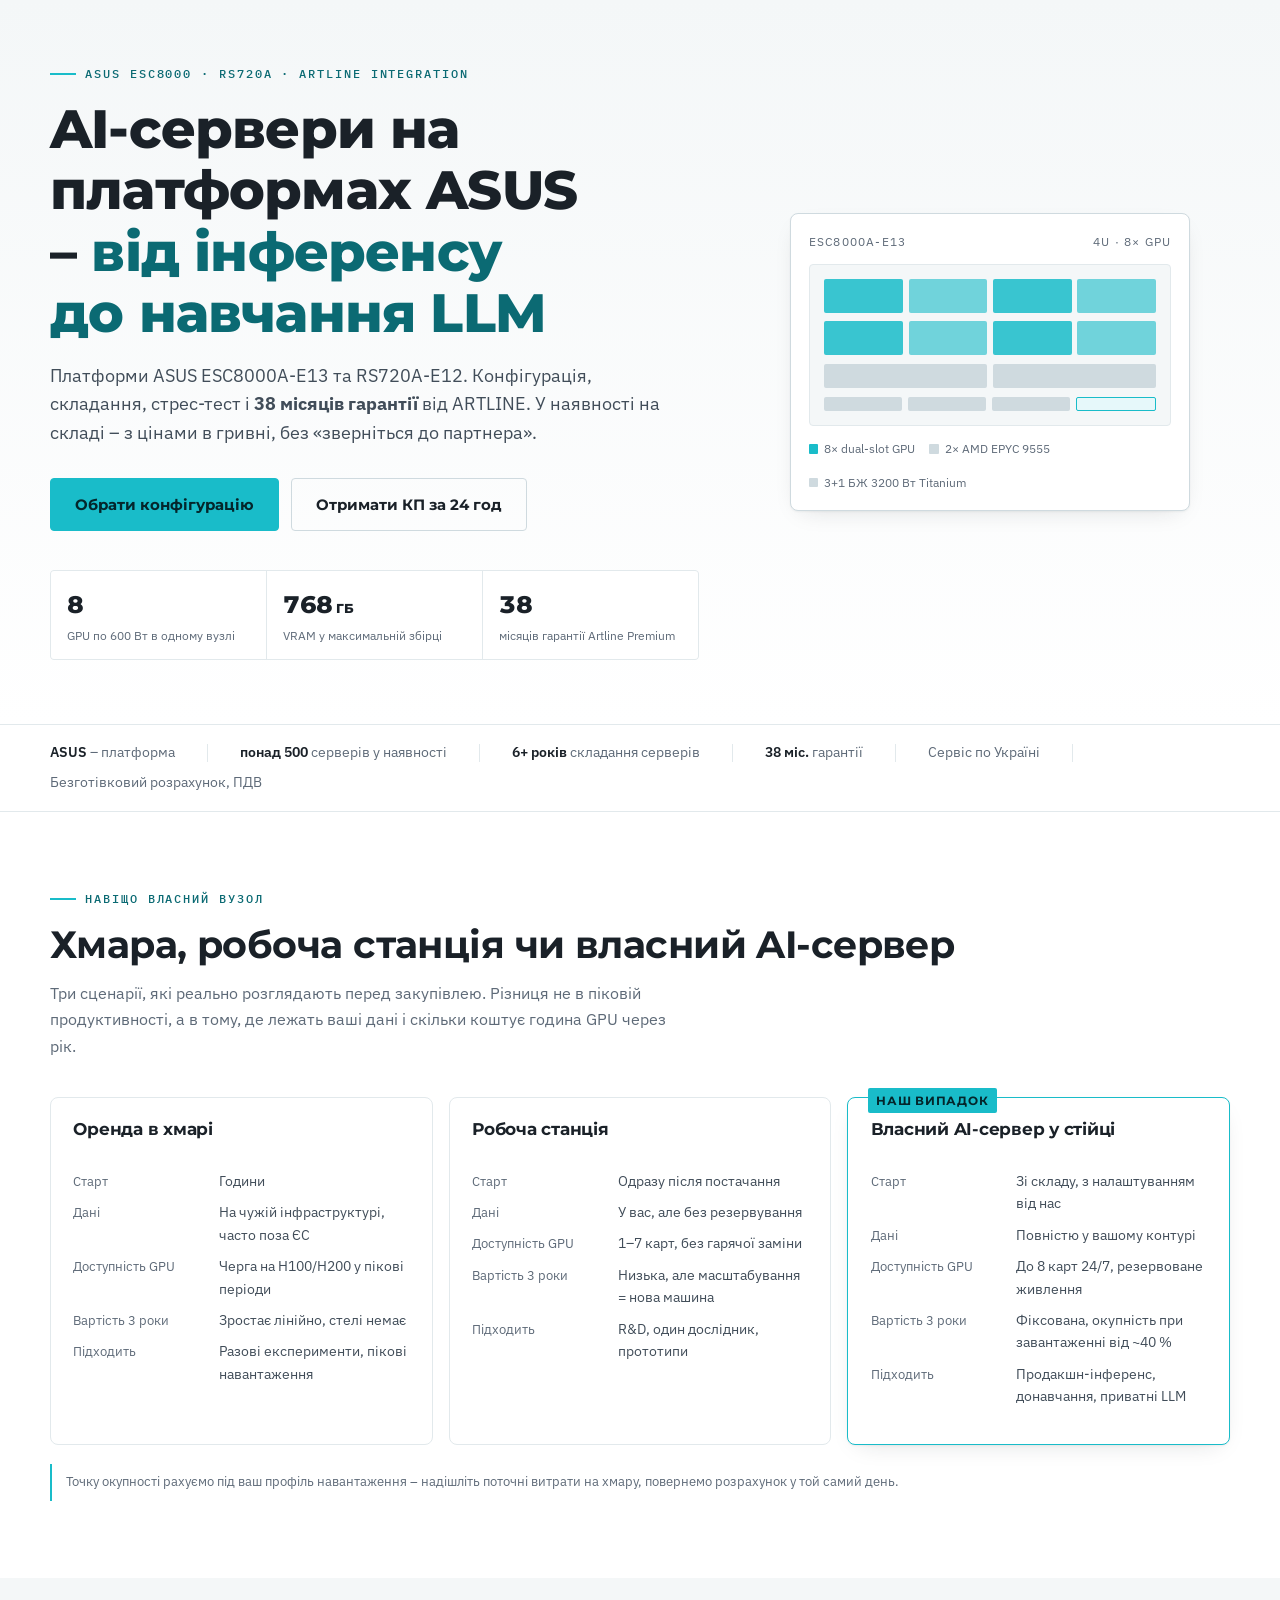
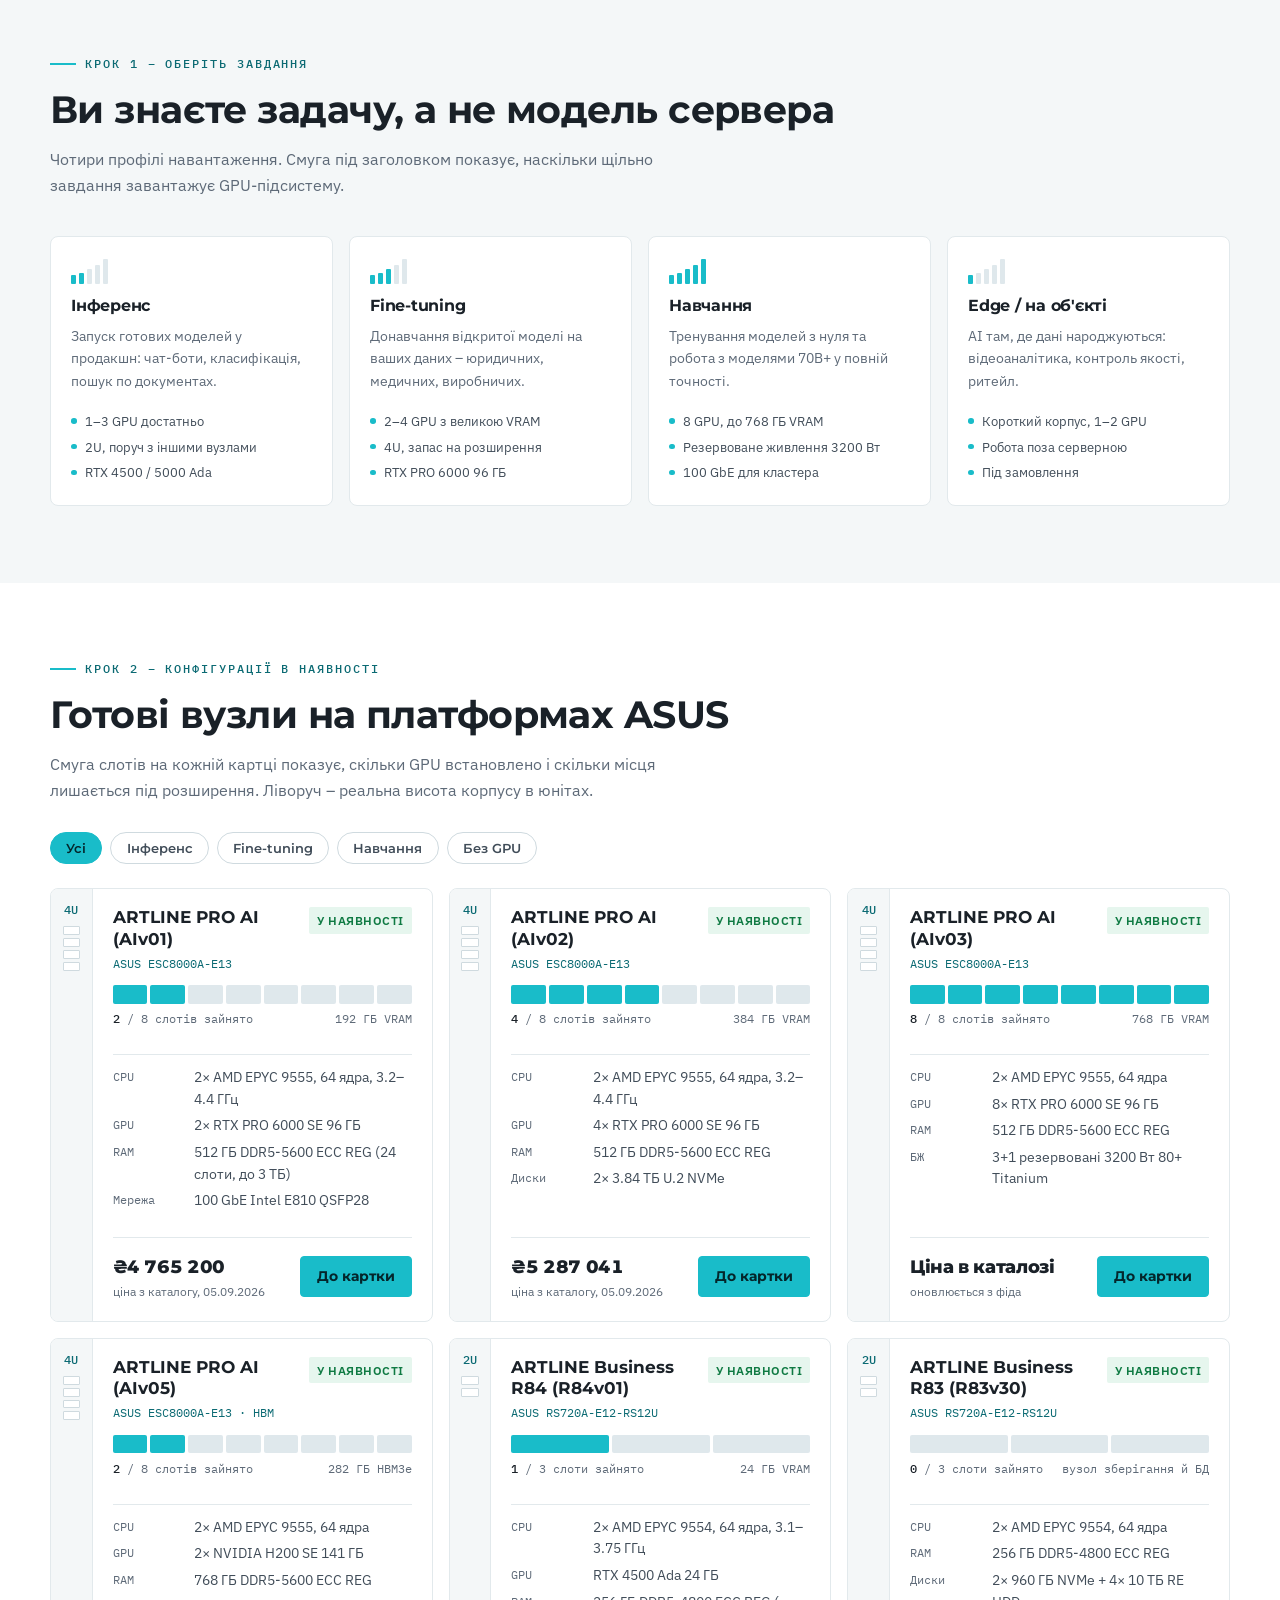
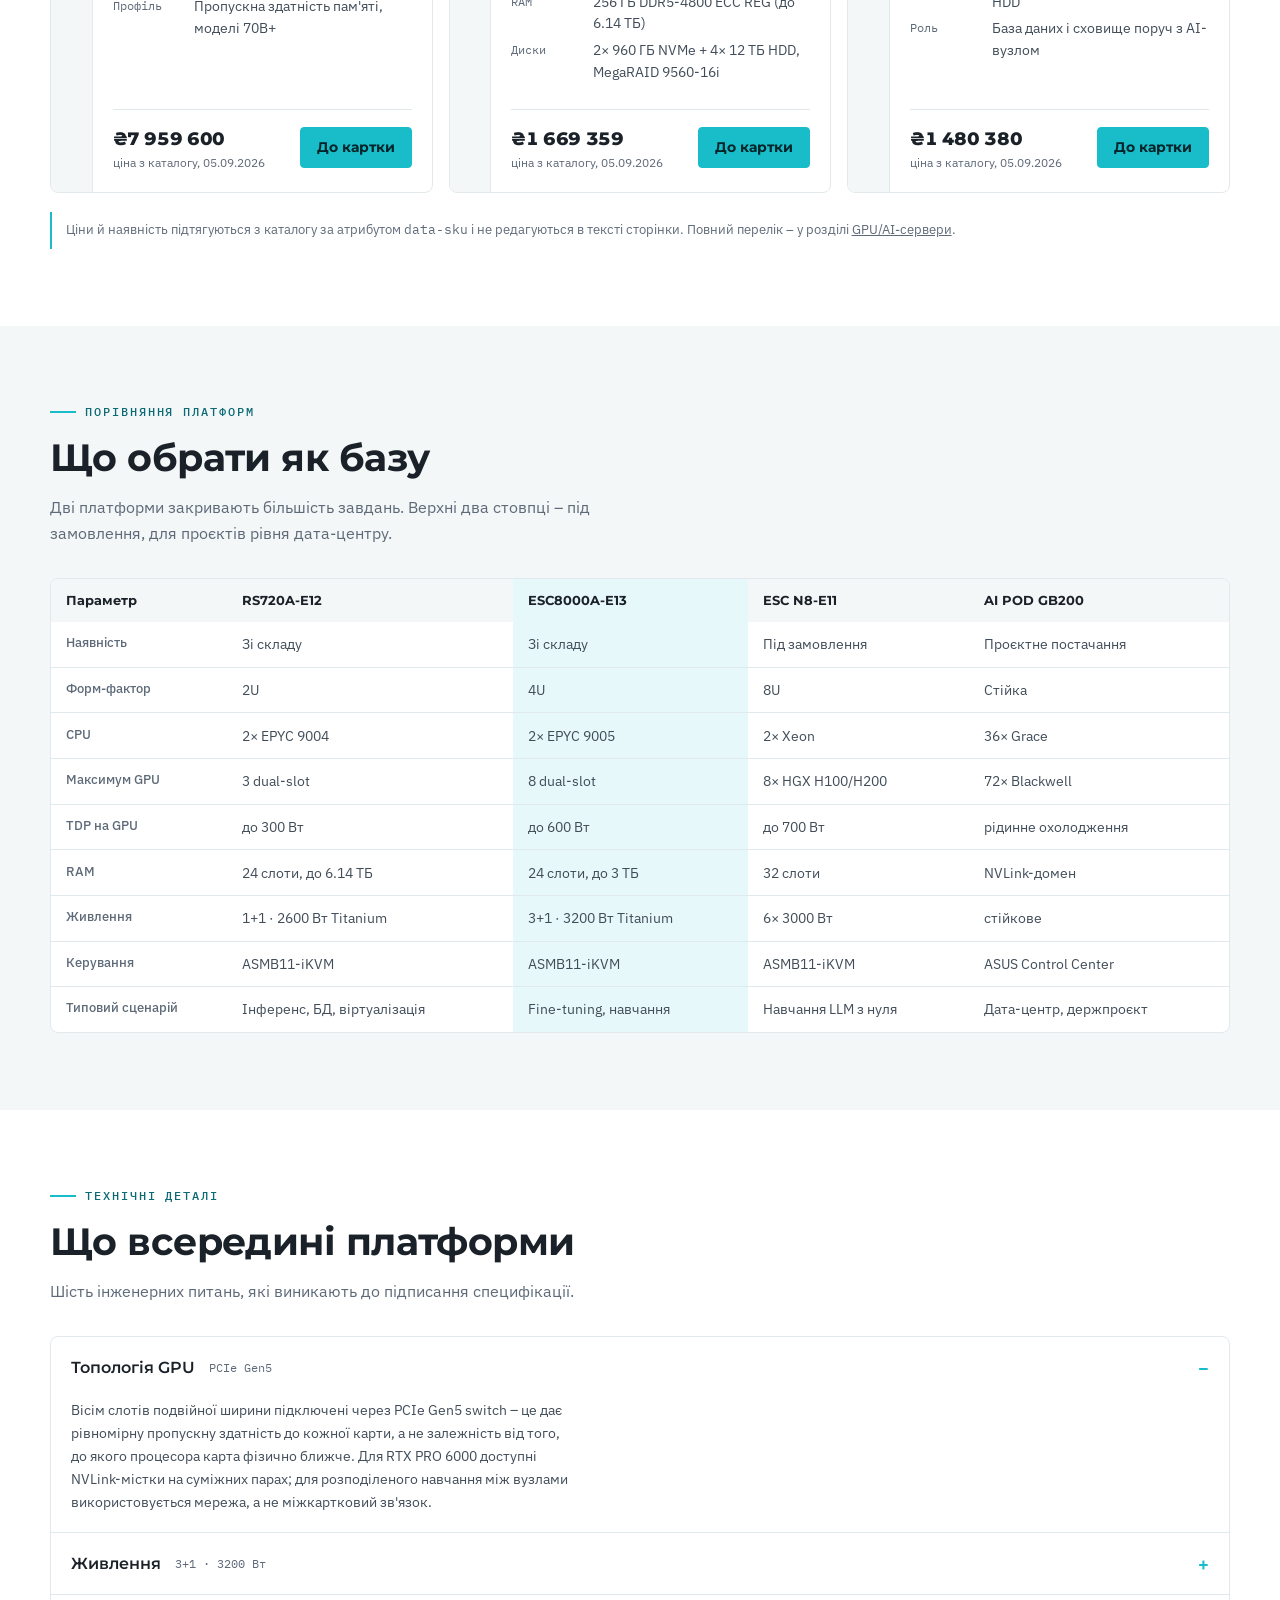
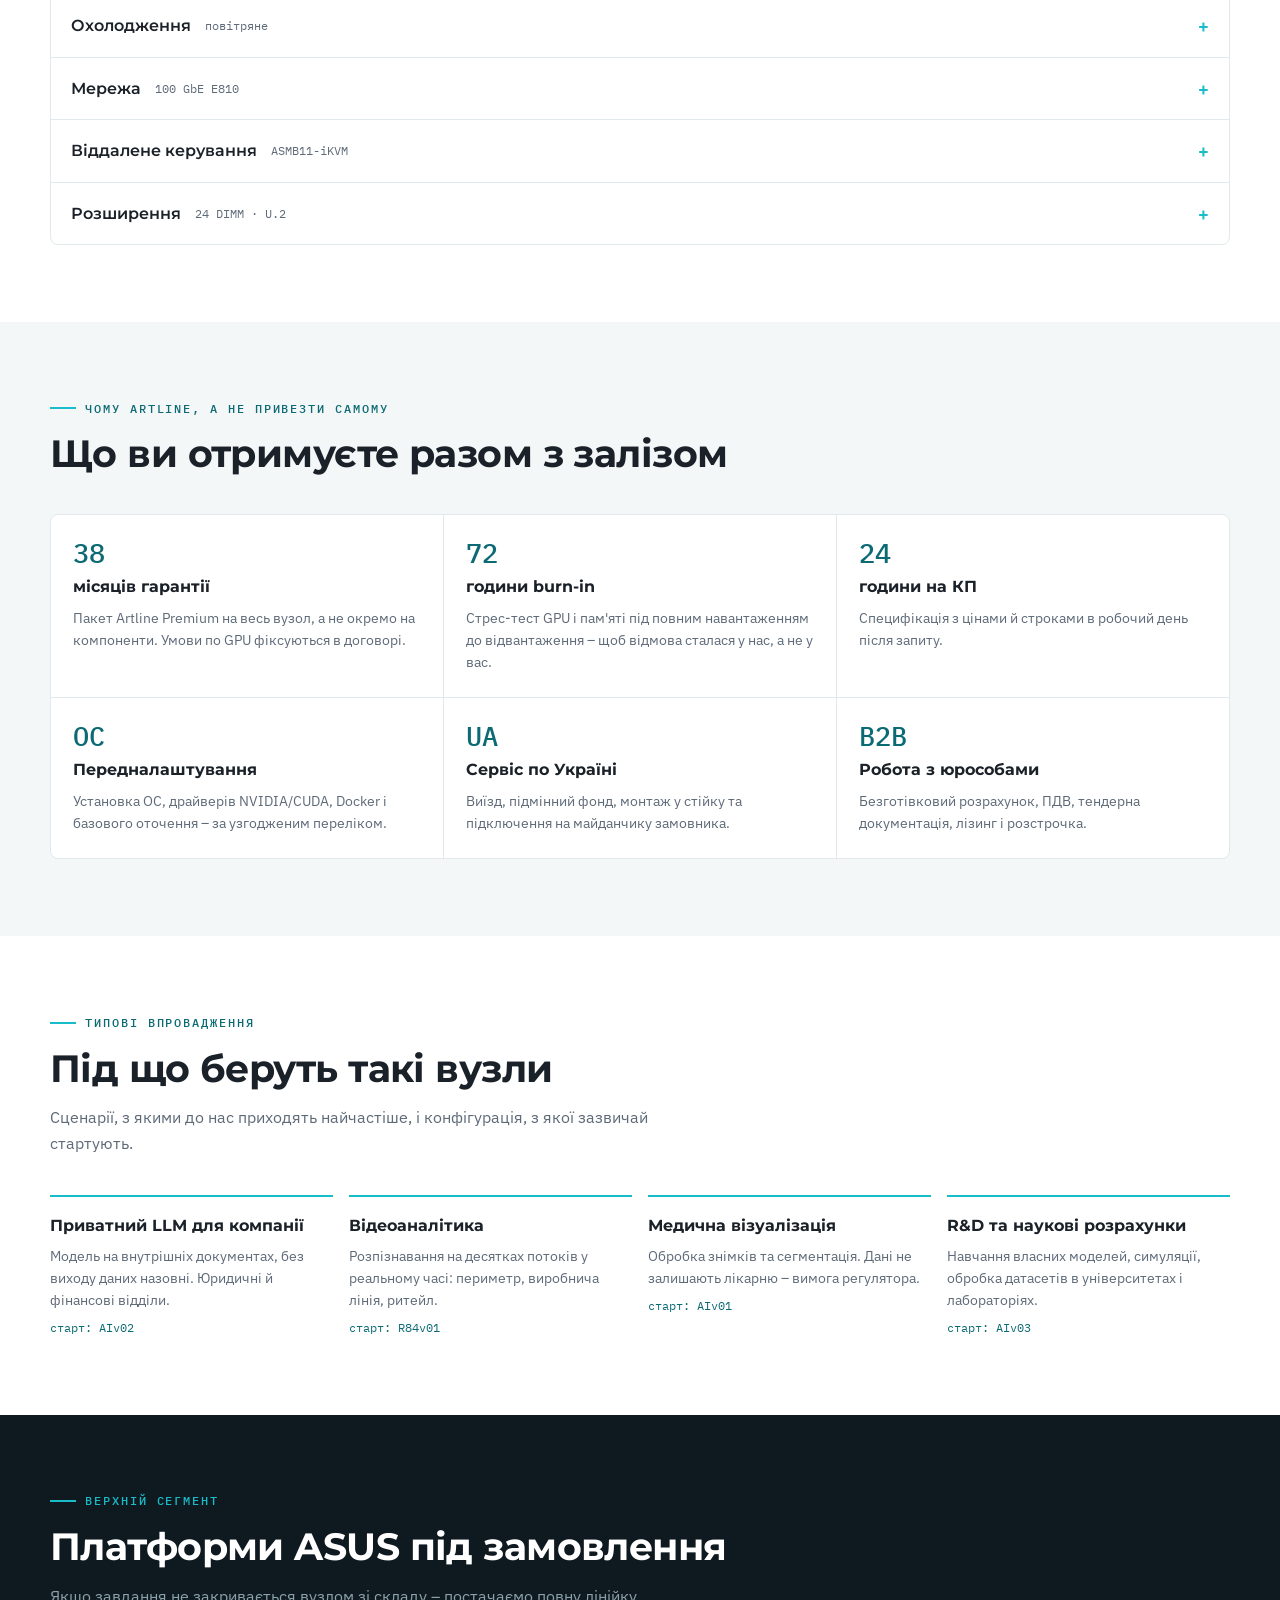
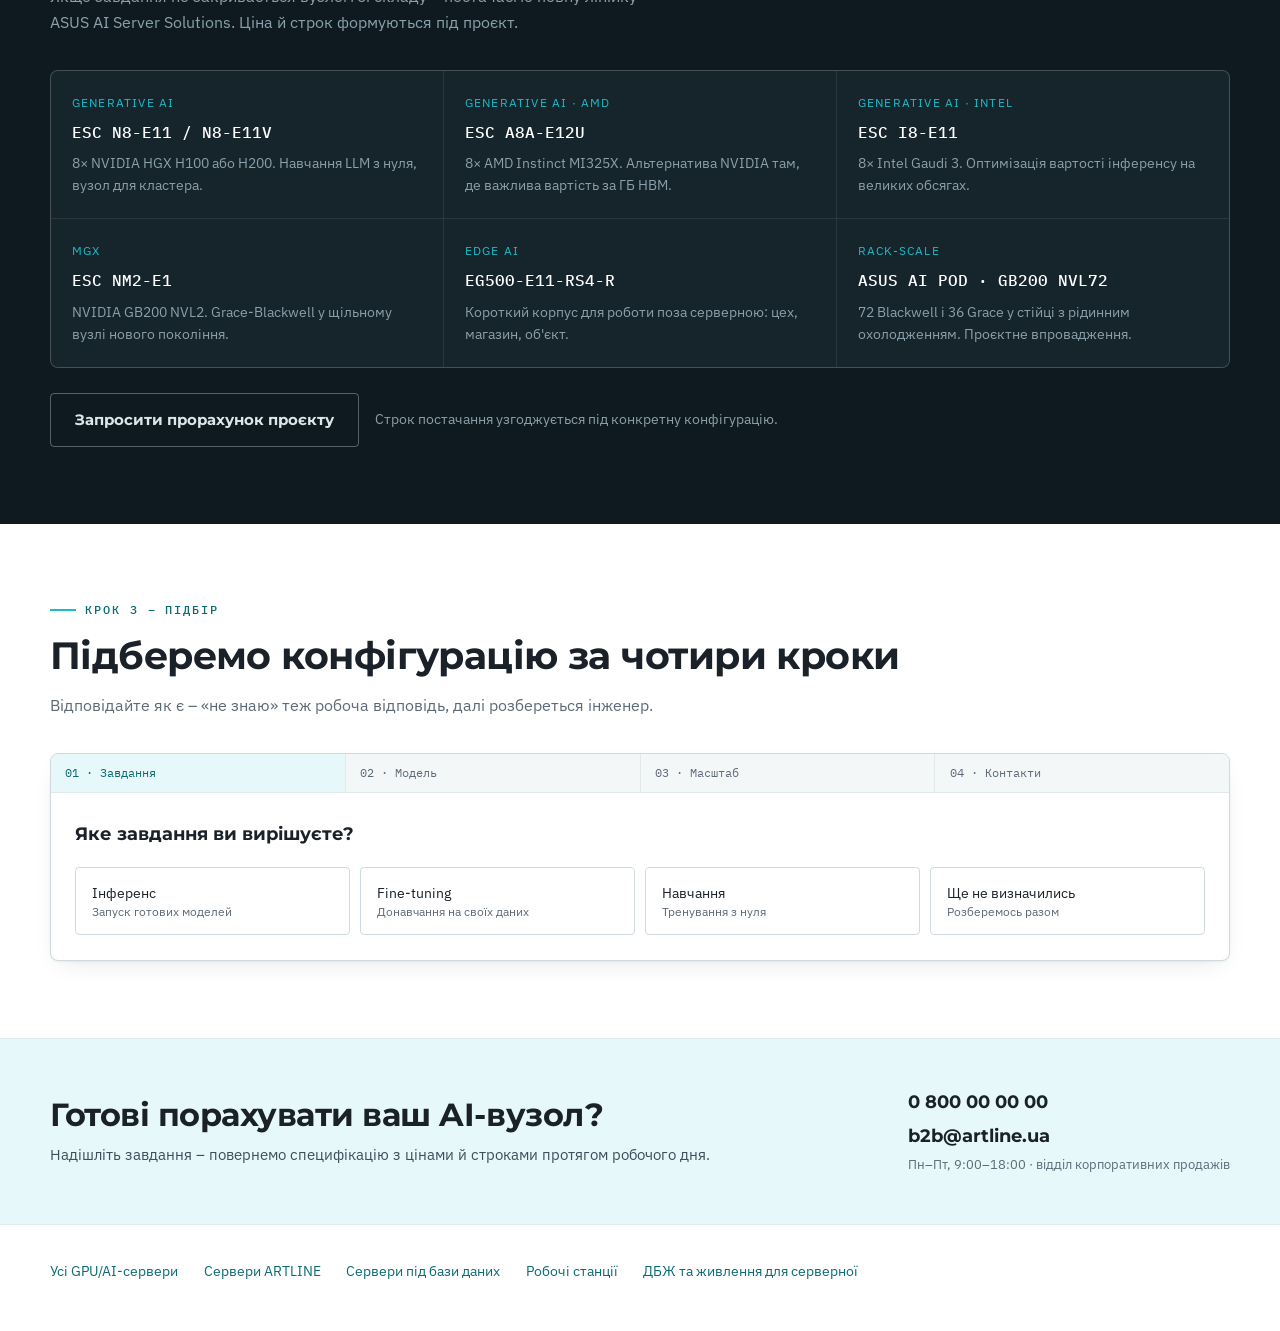
<file: promo/asus-ai.html>
<!DOCTYPE html>
<html lang="uk">
<head>
<meta charset="utf-8">
<meta name="viewport" content="width=device-width, initial-scale=1">
<meta name="description" content="Сервери для AI на платформах ASUS ESC8000A-E13 та RS720A-E12: до 8 GPU, до 768 ГБ VRAM. Складання, налаштування, гарантія 38 міс. Наявність на складі. Ціни в грн.">
<link rel="canonical" href="https://artline.ua/ua/ai-serveri-asus/">
<link rel="alternate" hreflang="uk-UA" href="https://artline.ua/ua/ai-serveri-asus/">
<link rel="alternate" hreflang="ru-UA" href="https://artline.ua/ai-servery-asus/">
<link rel="alternate" hreflang="x-default" href="https://artline.ua/ua/ai-serveri-asus/">
<style>html,body{margin:0;padding:0}img{max-width:100%}[hidden]{display:none!important}</style>
<script type="application/ld+json">
{
  "@context": "https://schema.org",
  "@type": "FAQPage",
  "mainEntity": [
    {"@type":"Question","name":"Чим AI-сервер відрізняється від звичайного?","acceptedAnswer":{"@type":"Answer","text":"AI-сервер розрахований на кілька прискорювачів високої потужності: посилене живлення, посилене охолодження, PCIe Gen5 switch для рівномірної пропускної здатності до кожної карти. Звичайний сервер оптимізований під CPU і диски."}},
    {"@type":"Question","name":"Скільки VRAM потрібно для моделі на 70B?","acceptedAnswer":{"@type":"Answer","text":"Для інференсу у зниженій точності орієнтовно від 96 ГБ; для повної точності та донавчання – 4-8 карт по 96 ГБ. Точну конфігурацію підбираємо під ваш профіль навантаження."}},
    {"@type":"Question","name":"Чи можна почати з двох GPU і додати ще шість пізніше?","acceptedAnswer":{"@type":"Answer","text":"Так. Платформа ASUS ESC8000A-E13 має вісім слотів, а блоки живлення ми за замовчуванням комплектуємо під повну збірку – розширення не потребує заміни платформи."}},
    {"@type":"Question","name":"Яка гарантія на AI-сервери ARTLINE?","acceptedAnswer":{"@type":"Answer","text":"38 місяців за пакетом Artline Premium на весь вузол, із сервісом на території України."}}
  ]
}
</script>
</head>
<body>
<title>AI-сервери ASUS в ARTLINE</title>
<link rel="preconnect" href="https://fonts.googleapis.com">
<link rel="preconnect" href="https://fonts.gstatic.com" crossorigin>
<link rel="stylesheet" href="https://fonts.googleapis.com/css2?family=Montserrat:wght@600;700;800&family=IBM+Plex+Sans:wght@400;500;600&family=IBM+Plex+Mono:wght@400;500&display=swap">

<style>
/* ============================================================
   ARTLINE – AI-сервери ASUS
   Усі стилі скоуплені під .ai-lp – блок можна вставляти в CMS.
   Палітра – в :root, зміна бренду = зміна токенів.
   ============================================================ */
:root{
  --lp-bg:          #ffffff;
  --lp-bg-sunk:     #f4f7f8;
  --lp-surface:     #ffffff;
  --lp-ink:         #1a2128;
  --lp-ink-2:       #414d59;
  --lp-muted:       #5e6a78;
  --lp-line:        #e2e9ec;
  --lp-line-2:      #cfdadf;
  --lp-accent:      #19bcc9;
  --lp-accent-ink:  #0b6a73;
  --lp-accent-soft: #e6f8fa;
  --lp-on-accent-ink: #ffffff;
  --lp-deep:        #0f1a20;
  --lp-deep-2:      #16242c;
  --lp-deep-ink:    #dbe6ea;
  --lp-deep-muted:  #8ba0aa;
  --lp-ok:          #17a55c;
  --lp-ok-soft:     #e6f6ee;
  --lp-ok-ink:      #0f7a43;
  --lp-order:       #b4741a;
  --lp-order-soft:  #fbf1e2;
  --lp-slot-off:    #dfe8ec;
  --lp-shadow:      0 1px 2px rgba(26,33,40,.05), 0 8px 24px -12px rgba(26,33,40,.18);
  --lp-r:           4px;
  --lp-r-lg:        8px;
}
@media (prefers-color-scheme: dark){
  :root:not([data-theme="light"]){
    --lp-bg:#0d1519; --lp-bg-sunk:#111c21; --lp-surface:#152128;
    --lp-ink:#e8f0f2; --lp-ink-2:#dbe9ec; --lp-muted:#8fa3ac;
    --lp-line:#243239; --lp-line-2:#31434c;
    --lp-accent:#2ed3e0; --lp-accent-ink:#8ceaf2; --lp-accent-soft:#12313a; --lp-on-accent-ink:#0d1519;
    --lp-deep:#080f12; --lp-deep-2:#101c22; --lp-deep-ink:#dbe6ea; --lp-deep-muted:#8ba0aa;
    --lp-ok:#35c47e; --lp-ok-soft:#122b21; --lp-ok-ink:#35c47e;
    --lp-order:#dfa456; --lp-order-soft:#2c2317;
    --lp-slot-off:#26343b;
    --lp-shadow:0 1px 2px rgba(0,0,0,.4), 0 8px 24px -12px rgba(0,0,0,.7);
  }
}
:root[data-theme="dark"]{
  --lp-bg:#0d1519; --lp-bg-sunk:#111c21; --lp-surface:#152128;
  --lp-ink:#e8f0f2; --lp-ink-2:#dbe9ec; --lp-muted:#8fa3ac;
  --lp-line:#243239; --lp-line-2:#31434c;
  --lp-accent:#2ed3e0; --lp-accent-ink:#8ceaf2; --lp-accent-soft:#12313a; --lp-on-accent-ink:#0d1519;
  --lp-deep:#080f12; --lp-deep-2:#101c22; --lp-deep-ink:#dbe6ea; --lp-deep-muted:#8ba0aa;
  --lp-ok:#35c47e; --lp-ok-soft:#122b21; --lp-ok-ink:#35c47e;
  --lp-order:#dfa456; --lp-order-soft:#2c2317;
  --lp-slot-off:#26343b;
  --lp-shadow:0 1px 2px rgba(0,0,0,.4), 0 8px 24px -12px rgba(0,0,0,.7);
}

body{ background: var(--lp-bg); }

.ai-lp{
  font-family:"IBM Plex Sans","Segoe UI",system-ui,-apple-system,sans-serif;
  color:var(--lp-ink); background:var(--lp-bg);
  font-size:16px; line-height:1.6; -webkit-font-smoothing:antialiased;
}
.ai-lp *,.ai-lp *::before,.ai-lp *::after{ box-sizing:border-box; }
.ai-lp h1,.ai-lp h2,.ai-lp h3,.ai-lp h4{
  font-family:Montserrat,"IBM Plex Sans",Arial,sans-serif;
  margin:0; line-height:1.15; text-wrap:balance; letter-spacing:-.015em; color:var(--lp-ink);
}
.ai-lp p{ margin:0; }
.ai-lp ul{ margin:0; padding:0; list-style:none; }
.ai-lp a{ color:inherit; }
.ai-lp :focus-visible{ outline:2px solid var(--lp-accent); outline-offset:3px; border-radius:2px; }

.ai-lp .wrap{ width:min(1180px, 100% - 2.5rem); margin-inline:auto; }
.ai-lp .sect{ padding:clamp(3rem,6vw,5.5rem) 0; }
.ai-lp .sect--sunk{ background:var(--lp-bg-sunk); }

/* --- eyebrow: технічний «партномер» секції --- */
.ai-lp .eyebrow{
  font-family:"IBM Plex Mono",ui-monospace,monospace; font-size:.75rem; font-weight:500;
  letter-spacing:.16em; text-transform:uppercase; color:var(--lp-accent-ink);
  display:flex; align-items:center; gap:.6rem; margin-bottom:.9rem;
}
.ai-lp .eyebrow::before{ content:""; width:1.6rem; height:2px; background:var(--lp-accent); flex:none; }
.ai-lp .h2{ font-size:clamp(1.55rem,3.2vw,2.35rem); font-weight:700; }
.ai-lp .lede{ color:var(--lp-muted); max-width:62ch; margin-top:.9rem; font-size:1.02rem; }
.ai-lp .mono{ font-family:"IBM Plex Mono",ui-monospace,monospace; font-variant-numeric:tabular-nums; }

/* --- buttons --- */
.ai-lp .btn{
  display:inline-flex; align-items:center; justify-content:center; gap:.5rem;
  font-family:Montserrat,sans-serif; font-weight:700; font-size:.94rem;
  padding:.85rem 1.5rem; border-radius:var(--lp-r); border:1.5px solid transparent;
  text-decoration:none; cursor:pointer; transition:background .15s, color .15s, border-color .15s;
}
.ai-lp .btn--primary{ background:var(--lp-accent); color:#04262b; border-color:var(--lp-accent); }
.ai-lp .btn--primary:hover{ background:var(--lp-accent-ink); border-color:var(--lp-accent-ink); color:var(--lp-on-accent-ink); }
.ai-lp .btn--ghost{ background:transparent; color:var(--lp-ink); border-color:var(--lp-line-2); }
.ai-lp .btn--ghost:hover{ border-color:var(--lp-accent); color:var(--lp-accent-ink); }
.ai-lp .btn--onDeep{ background:transparent; color:var(--lp-deep-ink); border-color:rgba(219,230,234,.35); }
.ai-lp .btn--onDeep:hover{ border-color:var(--lp-accent); color:var(--lp-accent); }
.ai-lp .btn--sm{ padding:.55rem 1rem; font-size:.85rem; }

/* ============ 01 HERO ============ */
.ai-lp .hero{
  background:
    linear-gradient(180deg, var(--lp-bg-sunk) 0%, var(--lp-bg) 100%);
  border-bottom:1px solid var(--lp-line);
  padding:clamp(2.5rem,5vw,4.5rem) 0 clamp(2.5rem,5vw,4rem);
  position:relative; overflow:hidden;
}
.ai-lp .hero__grid{ display:grid; grid-template-columns:1.15fr .85fr; gap:clamp(2rem,4vw,3.5rem); align-items:center; }
@media (max-width:900px){ .ai-lp .hero__grid{ grid-template-columns:1fr; } }
.ai-lp .hero h1{ font-size:clamp(2rem,4.6vw,3.35rem); font-weight:800; }
.ai-lp .hero h1 em{ font-style:normal; color:var(--lp-accent-ink); }
.ai-lp .hero__sub{ margin-top:1.1rem; font-size:clamp(1rem,1.6vw,1.12rem); color:var(--lp-ink-2); max-width:56ch; }
.ai-lp .hero__cta{ display:flex; flex-wrap:wrap; gap:.75rem; margin-top:1.9rem; }
.ai-lp .hero__kpi{ display:grid; grid-template-columns:repeat(3,1fr); gap:1px; margin-top:2.4rem; background:var(--lp-line); border:1px solid var(--lp-line); border-radius:var(--lp-r); overflow:hidden; }
.ai-lp .hero__kpi div{ background:var(--lp-surface); padding:.95rem 1rem; }
.ai-lp .hero__kpi b{ display:block; font-family:Montserrat,sans-serif; font-size:1.5rem; font-weight:800; font-variant-numeric:tabular-nums; letter-spacing:-.02em; }
.ai-lp .hero__kpi span{ font-size:.78rem; color:var(--lp-muted); line-height:1.35; display:block; margin-top:.15rem; }

/* макет корпусу 4U – «фото-плейсхолдер», замінюється реальним фото платформи */
.ai-lp .chassis{ border:1px solid var(--lp-line-2); border-radius:var(--lp-r-lg); background:var(--lp-surface); padding:1.1rem; box-shadow:var(--lp-shadow); }
.ai-lp .chassis__cap{ display:flex; justify-content:space-between; align-items:baseline; font-size:.75rem; letter-spacing:.1em; text-transform:uppercase; color:var(--lp-muted); margin-bottom:.8rem; }
.ai-lp .chassis__body{ background:var(--lp-bg-sunk); border:1px solid var(--lp-line); border-radius:var(--lp-r); padding:.9rem; display:grid; gap:.55rem; }
.ai-lp .chassis__row{ display:flex; gap:.35rem; }
.ai-lp .chassis__gpu{ flex:1; height:2.1rem; border-radius:2px; background:var(--lp-accent); opacity:.85; }
.ai-lp .chassis__gpu:nth-child(even){ opacity:.6; }
.ai-lp .chassis__cpu{ flex:1; height:1.5rem; border-radius:2px; background:var(--lp-line-2); }
.ai-lp .chassis__psu{ flex:1; height:.9rem; border-radius:2px; background:var(--lp-line-2); }
.ai-lp .chassis__psu:last-child{ background:var(--lp-accent-soft); border:1px solid var(--lp-accent); }
.ai-lp .chassis__legend{ margin-top:.8rem; font-size:.75rem; color:var(--lp-muted); display:flex; flex-wrap:wrap; gap:.9rem; }
.ai-lp .chassis__legend i{ font-style:normal; display:inline-flex; align-items:center; gap:.35rem; }
.ai-lp .chassis__legend i::before{ content:""; width:.6rem; height:.6rem; border-radius:1px; background:var(--lp-line-2); }
.ai-lp .chassis__legend i.is-gpu::before{ background:var(--lp-accent); }

/* ============ 02 TRUST BAR ============ */
.ai-lp .trust{ border-bottom:1px solid var(--lp-line); background:var(--lp-surface); }
.ai-lp .trust__in{ display:flex; flex-wrap:wrap; align-items:center; gap:.5rem 2rem; padding:1.1rem 0; font-size:.85rem; color:var(--lp-muted); }
.ai-lp .trust__in b{ color:var(--lp-ink); font-weight:600; }
.ai-lp .trust__sep{ width:1px; height:1.1rem; background:var(--lp-line); }
@media (max-width:700px){ .ai-lp .trust__sep{ display:none; } }

/* ============ 03 COMPARE 3-UP ============ */
.ai-lp .why{ display:grid; grid-template-columns:repeat(3,1fr); gap:1rem; margin-top:2.4rem; }
@media (max-width:860px){ .ai-lp .why{ grid-template-columns:1fr; } }
.ai-lp .why__col{ border:1px solid var(--lp-line); border-radius:var(--lp-r-lg); padding:1.4rem; background:var(--lp-surface); display:flex; flex-direction:column; gap:1rem; }
.ai-lp .why__col--pick{ border-color:var(--lp-accent); box-shadow:var(--lp-shadow); position:relative; }
.ai-lp .why__col--pick::after{
  content:"Наш випадок"; position:absolute; top:-.65rem; left:1.2rem;
  background:var(--lp-accent); color:#04262b; font-family:Montserrat,sans-serif; font-weight:700;
  font-size:.75rem; letter-spacing:.06em; text-transform:uppercase; padding:.2rem .55rem; border-radius:2px;
}
.ai-lp .why__col h3{ font-size:1.05rem; font-weight:700; }
.ai-lp .why__dl{ display:grid; gap:.55rem; font-size:.88rem; }
.ai-lp .why__dl div{ display:grid; grid-template-columns:8.5rem 1fr; gap:.6rem; align-items:baseline; }
.ai-lp .why__dl dt{ color:var(--lp-muted); font-size:.8rem; }
.ai-lp .why__dl dd{ margin:0; color:var(--lp-ink-2); }

/* ============ 04 WORKLOAD TIERS ============ */
.ai-lp .tiers{ display:grid; grid-template-columns:repeat(4,1fr); gap:1rem; margin-top:2.4rem; }
@media (max-width:1000px){ .ai-lp .tiers{ grid-template-columns:repeat(2,1fr); } }
@media (max-width:560px){ .ai-lp .tiers{ grid-template-columns:1fr; } }
.ai-lp .tier{
  display:flex; flex-direction:column; gap:.7rem; padding:1.35rem 1.25rem;
  border:1px solid var(--lp-line); border-radius:var(--lp-r-lg); background:var(--lp-surface);
  text-decoration:none; transition:border-color .15s, transform .15s;
}
.ai-lp .tier:hover{ border-color:var(--lp-accent); transform:translateY(-2px); }
.ai-lp .tier__load{ display:flex; gap:3px; align-items:flex-end; height:1.6rem; }
.ai-lp .tier__load i{ width:5px; background:var(--lp-slot-off); border-radius:1px; }
.ai-lp .tier__load i.on{ background:var(--lp-accent); }
.ai-lp .tier h3{ font-size:1.02rem; font-weight:700; }
.ai-lp .tier p{ font-size:.86rem; color:var(--lp-muted); }
.ai-lp .tier ul{ display:grid; gap:.3rem; font-size:.82rem; color:var(--lp-ink-2); margin-top:auto; padding-top:.5rem; }
.ai-lp .tier li{ padding-left:.9rem; position:relative; }
.ai-lp .tier li::before{ content:""; position:absolute; left:0; top:.55em; width:.35rem; height:.35rem; background:var(--lp-accent); border-radius:50%; }

/* ============ 05 MODELS ============ */
.ai-lp .chips{ display:flex; flex-wrap:wrap; gap:.5rem; margin-top:1.8rem; }
.ai-lp .chip{
  font-family:Montserrat,sans-serif; font-size:.82rem; font-weight:600;
  padding:.45rem .95rem; border-radius:100px; border:1px solid var(--lp-line-2);
  background:var(--lp-surface); color:var(--lp-ink-2); cursor:pointer; transition:.15s;
}
.ai-lp .chip:hover{ border-color:var(--lp-accent); }
.ai-lp .chip[aria-pressed="true"]{ background:var(--lp-accent); border-color:var(--lp-accent); color:#04262b; }

.ai-lp .models{ display:grid; grid-template-columns:repeat(auto-fill,minmax(330px,1fr)); gap:1rem; margin-top:1.5rem; }
.ai-lp .model{
  display:grid; grid-template-columns:2.6rem 1fr; background:var(--lp-surface);
  border:1px solid var(--lp-line); border-radius:var(--lp-r-lg); overflow:hidden;
}
.ai-lp .model.is-hidden{ display:none; }
/* лівий рейл = висота в юнітах, ticks = реальні U */
.ai-lp .rail{
  background:var(--lp-bg-sunk); border-right:1px solid var(--lp-line);
  display:flex; flex-direction:column; align-items:center; padding:.7rem 0; gap:3px;
}
.ai-lp .rail b{ font-family:"IBM Plex Mono",monospace; font-size:.75rem; color:var(--lp-accent-ink); font-weight:500; margin-bottom:.25rem; }
.ai-lp .rail i{ width:1.1rem; height:.55rem; border:1px solid var(--lp-line-2); border-radius:1px; background:var(--lp-surface); }
.ai-lp .model__body{ padding:1.15rem 1.25rem 1.25rem; display:flex; flex-direction:column; gap:.75rem; }
.ai-lp .model__top{ display:flex; justify-content:space-between; align-items:flex-start; gap:.6rem; }
.ai-lp .model__name{ font-family:Montserrat,sans-serif; font-weight:700; font-size:1.06rem; line-height:1.25; }
.ai-lp .model__plat{ font-family:"IBM Plex Mono",monospace; font-size:.76rem; color:var(--lp-accent-ink); margin-top:.25rem; }
.ai-lp .badge{ font-size:.75rem; font-weight:600; letter-spacing:.04em; text-transform:uppercase; padding:.22rem .5rem; border-radius:2px; white-space:nowrap; flex:none; }
.ai-lp .badge--ok{ background:var(--lp-ok-soft); color:var(--lp-ok-ink); }
.ai-lp .badge--order{ background:var(--lp-order-soft); color:var(--lp-order); }

/* смуга зайнятості GPU-слотів – головний інформаційний елемент картки */
.ai-lp .slots{ display:flex; flex-direction:column; gap:.35rem; }
.ai-lp .slots__bar{ display:flex; gap:3px; }
.ai-lp .slots__bar i{ flex:1; height:1.15rem; border-radius:2px; background:var(--lp-slot-off); }
.ai-lp .slots__bar i.on{ background:var(--lp-accent); }
.ai-lp .slots__cap{ font-family:"IBM Plex Mono",monospace; font-size:.75rem; color:var(--lp-muted); display:flex; justify-content:space-between; gap:1rem; }
.ai-lp .slots__cap b{ color:var(--lp-ink); font-weight:500; }

.ai-lp .spec{ display:grid; gap:.3rem; font-size:.85rem; border-top:1px solid var(--lp-line); padding-top:.75rem; }
.ai-lp .spec div{ display:grid; grid-template-columns:4.4rem 1fr; gap:.7rem; }
.ai-lp .spec dt{ color:var(--lp-muted); font-size:.78rem; font-family:"IBM Plex Mono",monospace; }
.ai-lp .spec dd{ margin:0; color:var(--lp-ink-2); }
.ai-lp .model__foot{ display:flex; align-items:center; justify-content:space-between; gap:.75rem; margin-top:auto; padding-top:.85rem; border-top:1px solid var(--lp-line); flex-wrap:wrap; }
.ai-lp .price{ font-family:Montserrat,sans-serif; font-weight:800; font-size:1.15rem; font-variant-numeric:tabular-nums; letter-spacing:-.02em; }
.ai-lp .price small{ display:block; font-family:"IBM Plex Sans",sans-serif; font-weight:400; font-size:.75rem; color:var(--lp-muted); letter-spacing:0; }
.ai-lp .note{
  margin-top:1.2rem; font-size:.8rem; color:var(--lp-muted);
  border-left:2px solid var(--lp-accent); padding:.5rem 0 .5rem .85rem;
}

/* ============ 06 TABLE ============ */
.ai-lp .tableWrap{ margin-top:2rem; overflow-x:auto; border:1px solid var(--lp-line); border-radius:var(--lp-r-lg); background:var(--lp-surface); }
.ai-lp table{ border-collapse:collapse; width:100%; min-width:760px; font-size:.87rem; }
.ai-lp th,.ai-lp td{ text-align:left; padding:.7rem .95rem; border-bottom:1px solid var(--lp-line); vertical-align:top; }
.ai-lp thead th{ font-family:Montserrat,sans-serif; font-size:.82rem; font-weight:700; background:var(--lp-bg-sunk); position:sticky; top:0; }
.ai-lp tbody th{ font-weight:500; color:var(--lp-muted); font-size:.8rem; width:11rem; }
.ai-lp td{ font-variant-numeric:tabular-nums; color:var(--lp-ink-2); }
.ai-lp tr:last-child th,.ai-lp tr:last-child td{ border-bottom:0; }
.ai-lp .col-hl{ background:var(--lp-accent-soft); }

/* ============ 07 INSIDE ============ */
.ai-lp .accs{ margin-top:2rem; border:1px solid var(--lp-line); border-radius:var(--lp-r-lg); overflow:hidden; background:var(--lp-surface); }
.ai-lp details{ border-bottom:1px solid var(--lp-line); }
.ai-lp details:last-child{ border-bottom:0; }
.ai-lp summary{
  cursor:pointer; padding:1rem 1.25rem; font-family:Montserrat,sans-serif; font-weight:600; font-size:.98rem;
  display:flex; align-items:center; gap:.85rem; list-style:none;
}
.ai-lp summary::-webkit-details-marker{ display:none; }
.ai-lp summary::after{ content:"+"; margin-left:auto; font-family:"IBM Plex Mono",monospace; color:var(--lp-accent); font-size:1.15rem; }
.ai-lp details[open] summary::after{ content:"−"; }
.ai-lp summary span.k{ font-family:"IBM Plex Mono",monospace; font-size:.75rem; color:var(--lp-muted); font-weight:400; }
.ai-lp details > div{ padding:0 1.25rem 1.15rem 1.25rem; color:var(--lp-ink-2); font-size:.9rem; max-width:68ch; }

/* ============ 08 SERVICE ============ */
.ai-lp .svc{ display:grid; grid-template-columns:repeat(3,1fr); gap:1px; margin-top:2.4rem; background:var(--lp-line); border:1px solid var(--lp-line); border-radius:var(--lp-r-lg); overflow:hidden; }
@media (max-width:900px){ .ai-lp .svc{ grid-template-columns:repeat(2,1fr); } }
@media (max-width:560px){ .ai-lp .svc{ grid-template-columns:1fr; } }
.ai-lp .svc__i{ background:var(--lp-surface); padding:1.5rem 1.4rem; display:flex; flex-direction:column; gap:.5rem; }
.ai-lp .svc__i b{ font-family:Montserrat,sans-serif; font-size:.98rem; }
.ai-lp .svc__i span{ font-size:.86rem; color:var(--lp-muted); }
.ai-lp .svc__i em{ font-style:normal; font-family:"IBM Plex Mono",monospace; font-size:1.7rem; font-weight:500; color:var(--lp-accent-ink); line-height:1; }

/* ============ 09 USE CASES ============ */
.ai-lp .cases{ display:grid; grid-template-columns:repeat(auto-fit,minmax(240px,1fr)); gap:1rem; margin-top:2.4rem; }
.ai-lp .case{ border-top:2px solid var(--lp-accent); padding-top:1rem; display:flex; flex-direction:column; gap:.45rem; }
.ai-lp .case b{ font-family:Montserrat,sans-serif; font-size:.98rem; }
.ai-lp .case span{ font-size:.86rem; color:var(--lp-muted); }
.ai-lp .case code{ font-family:"IBM Plex Mono",monospace; font-size:.76rem; color:var(--lp-accent-ink); }

/* ============ 10 ON ORDER (deep) ============ */
.ai-lp .deep{ background:var(--lp-deep); color:var(--lp-deep-ink); }
.ai-lp .deep .h2{ color:#fff; }
.ai-lp .deep .lede{ color:var(--lp-deep-muted); }
.ai-lp .deep .eyebrow{ color:var(--lp-accent); }
.ai-lp .order{ display:grid; grid-template-columns:repeat(3,1fr); gap:1px; margin-top:2.2rem; background:rgba(219,230,234,.14); border:1px solid rgba(219,230,234,.14); border-radius:var(--lp-r-lg); overflow:hidden; }
@media (max-width:900px){ .ai-lp .order{ grid-template-columns:repeat(2,1fr); } }
@media (max-width:600px){ .ai-lp .order{ grid-template-columns:1fr; } }
.ai-lp .order__i{ background:var(--lp-deep-2); padding:1.35rem 1.3rem; display:flex; flex-direction:column; gap:.5rem; }
.ai-lp .order__i b{ font-family:"IBM Plex Mono",monospace; font-size:1rem; font-weight:500; color:#fff; }
.ai-lp .order__i .t{ font-size:.75rem; letter-spacing:.1em; text-transform:uppercase; color:var(--lp-accent); }
.ai-lp .order__i span{ font-size:.85rem; color:var(--lp-deep-muted); }
.ai-lp .deep__foot{ margin-top:1.6rem; display:flex; flex-wrap:wrap; align-items:center; gap:1rem; font-size:.85rem; color:var(--lp-deep-muted); }

/* ============ 11 QUIZ ============ */
.ai-lp .quiz{ margin-top:2.2rem; border:1px solid var(--lp-line-2); border-radius:var(--lp-r-lg); background:var(--lp-surface); box-shadow:var(--lp-shadow); overflow:hidden; }
.ai-lp .quiz__head{ display:flex; gap:1px; background:var(--lp-line); border-bottom:1px solid var(--lp-line); }
.ai-lp .quiz__head div{ flex:1; background:var(--lp-bg-sunk); padding:.6rem .9rem; font-family:"IBM Plex Mono",monospace; font-size:.75rem; color:var(--lp-muted); }
.ai-lp .quiz__head div.on{ background:var(--lp-accent-soft); color:var(--lp-accent-ink); }
.ai-lp .quiz__head div.done{ background:var(--lp-surface); color:var(--lp-ink); }
.ai-lp .quiz__body{ padding:1.6rem 1.5rem; }
.ai-lp .quiz__q{ font-family:Montserrat,sans-serif; font-weight:700; font-size:1.15rem; }
.ai-lp .quiz__opts{ display:grid; grid-template-columns:repeat(auto-fit,minmax(180px,1fr)); gap:.6rem; margin-top:1.2rem; }
.ai-lp .opt{
  text-align:left; padding:.9rem 1rem; border:1px solid var(--lp-line-2); border-radius:var(--lp-r);
  background:var(--lp-bg); cursor:pointer; font-family:inherit; font-size:.9rem; color:var(--lp-ink); transition:.15s;
}
.ai-lp .opt:hover{ border-color:var(--lp-accent); background:var(--lp-accent-soft); }
.ai-lp .opt small{ display:block; color:var(--lp-muted); font-size:.76rem; margin-top:.15rem; }
.ai-lp .quiz__form{ display:grid; grid-template-columns:repeat(2,1fr); gap:.7rem; margin-top:1.2rem; }
@media (max-width:600px){ .ai-lp .quiz__form{ grid-template-columns:1fr; } }
.ai-lp .quiz__form input{
  font-family:inherit; font-size:.92rem; padding:.75rem .9rem; border:1px solid var(--lp-line-2);
  border-radius:var(--lp-r); background:var(--lp-bg); color:var(--lp-ink); width:100%;
}
.ai-lp .quiz__form input::placeholder{ color:var(--lp-muted); }
.ai-lp .quiz__res{ border:1px solid var(--lp-accent); background:var(--lp-accent-soft); border-radius:var(--lp-r); padding:1rem 1.1rem; margin-top:1.2rem; }
.ai-lp .quiz__res b{ font-family:Montserrat,sans-serif; }
.ai-lp .quiz__back{ background:none; border:0; color:var(--lp-muted); font-family:inherit; font-size:.82rem; cursor:pointer; padding:0; margin-top:1.1rem; text-decoration:underline; }

/* ============ 13 FINAL CTA ============ */
.ai-lp .final{ background:var(--lp-accent-soft); border-top:1px solid var(--lp-line); border-bottom:1px solid var(--lp-line); }
.ai-lp .final__in{ display:flex; flex-wrap:wrap; align-items:center; justify-content:space-between; gap:1.5rem; padding:clamp(2rem,4vw,3rem) 0; }
.ai-lp .final h2{ font-size:clamp(1.4rem,2.8vw,2rem); }
.ai-lp .final p{ color:var(--lp-ink-2); margin-top:.5rem; font-size:.95rem; }
.ai-lp .final__contacts{ display:flex; flex-direction:column; gap:.3rem; align-items:flex-start; }
.ai-lp .final__contacts a{ font-family:Montserrat,sans-serif; font-weight:700; font-size:1.15rem; text-decoration:none; }
.ai-lp .final__contacts a:hover{ color:var(--lp-accent-ink); }

/* ============ 14 LINKS ============ */
.ai-lp .links{ padding:2.2rem 0 3rem; }
.ai-lp .links ul{ display:flex; flex-wrap:wrap; gap:.5rem 1.6rem; font-size:.88rem; }
.ai-lp .links a{ color:var(--lp-accent-ink); text-decoration:none; border-bottom:1px solid transparent; }
.ai-lp .links a:hover{ border-color:currentColor; }

/* ============ 15 STICKY ============ */
.ai-lp .sticky{
  position:sticky; bottom:0; z-index:20; display:none; gap:.5rem; padding:.65rem;
  background:var(--lp-surface); border-top:1px solid var(--lp-line-2);
}
@media (max-width:760px){ .ai-lp .sticky{ display:flex; } .ai-lp .sticky .btn{ flex:1; } }

@media (prefers-reduced-motion: reduce){
  .ai-lp *{ transition:none !important; animation:none !important; }
}
</style>

<div class="ai-lp">

<!-- ============ 01 HERO ============ -->
<header class="hero">
  <div class="wrap hero__grid">
    <div>
      <p class="eyebrow">ASUS ESC8000 · RS720A · ARTLINE Integration</p>
      <h1>AI-сервери на платформах ASUS – <em>від інференсу до навчання LLM</em></h1>
      <p class="hero__sub">Платформи ASUS ESC8000A-E13 та RS720A-E12. Конфігурація, складання, стрес-тест і <strong>38 місяців гарантії</strong> від ARTLINE. У наявності на складі – з цінами в гривні, без «зверніться до партнера».</p>
      <div class="hero__cta">
        <a class="btn btn--primary" href="#modeli">Обрати конфігурацію</a>
        <a class="btn btn--ghost" href="#pidbir">Отримати КП за 24 год</a>
      </div>
      <div class="hero__kpi">
        <div><b>8</b><span>GPU по 600 Вт в одному вузлі</span></div>
        <div><b>768<small style="font-size:.8rem"> ГБ</small></b><span>VRAM у максимальній збірці</span></div>
        <div><b>38</b><span>місяців гарантії Artline Premium</span></div>
      </div>
    </div>

    <!-- Замінюється реальним фото платформи. Правило: невірне фото = хард-еррор. -->
    <figure class="chassis" aria-label="Схема компонування 4U-вузла ASUS ESC8000A-E13">
      <figcaption class="chassis__cap"><span>ESC8000A-E13</span><span>4U · 8× GPU</span></figcaption>
      <div class="chassis__body">
        <div class="chassis__row" aria-hidden="true">
          <i class="chassis__gpu"></i><i class="chassis__gpu"></i><i class="chassis__gpu"></i><i class="chassis__gpu"></i>
        </div>
        <div class="chassis__row" aria-hidden="true">
          <i class="chassis__gpu"></i><i class="chassis__gpu"></i><i class="chassis__gpu"></i><i class="chassis__gpu"></i>
        </div>
        <div class="chassis__row" aria-hidden="true">
          <i class="chassis__cpu"></i><i class="chassis__cpu"></i>
        </div>
        <div class="chassis__row" aria-hidden="true">
          <i class="chassis__psu"></i><i class="chassis__psu"></i><i class="chassis__psu"></i><i class="chassis__psu"></i>
        </div>
      </div>
      <div class="chassis__legend">
        <i class="is-gpu">8× dual-slot GPU</i>
        <i>2× AMD EPYC 9555</i>
        <i>3+1 БЖ 3200 Вт Titanium</i>
      </div>
    </figure>
  </div>
</header>

<!-- ============ 02 TRUST ============ -->
<div class="trust">
  <div class="wrap trust__in">
    <span><b>ASUS</b> – платформа</span><span class="trust__sep"></span>
    <span><b>понад 500</b> серверів у наявності</span><span class="trust__sep"></span>
    <span><b>6+ років</b> складання серверів</span><span class="trust__sep"></span>
    <span><b>38 міс.</b> гарантії</span><span class="trust__sep"></span>
    <span>Сервіс по Україні</span><span class="trust__sep"></span>
    <span>Безготівковий розрахунок, ПДВ</span>
  </div>
</div>

<!-- ============ 03 WHY ============ -->
<section class="sect">
  <div class="wrap">
    <p class="eyebrow">Навіщо власний вузол</p>
    <h2 class="h2">Хмара, робоча станція чи власний AI-сервер</h2>
    <p class="lede">Три сценарії, які реально розглядають перед закупівлею. Різниця не в піковій продуктивності, а в тому, де лежать ваші дані і скільки коштує година GPU через рік.</p>

    <div class="why">
      <div class="why__col">
        <h3>Оренда в хмарі</h3>
        <dl class="why__dl">
          <div><dt>Старт</dt><dd>Години</dd></div>
          <div><dt>Дані</dt><dd>На чужій інфраструктурі, часто поза ЄС</dd></div>
          <div><dt>Доступність GPU</dt><dd>Черга на H100/H200 у пікові періоди</dd></div>
          <div><dt>Вартість 3 роки</dt><dd>Зростає лінійно, стелі немає</dd></div>
          <div><dt>Підходить</dt><dd>Разові експерименти, пікові навантаження</dd></div>
        </dl>
      </div>
      <div class="why__col">
        <h3>Робоча станція</h3>
        <dl class="why__dl">
          <div><dt>Старт</dt><dd>Одразу після постачання</dd></div>
          <div><dt>Дані</dt><dd>У вас, але без резервування</dd></div>
          <div><dt>Доступність GPU</dt><dd>1–7 карт, без гарячої заміни</dd></div>
          <div><dt>Вартість 3 роки</dt><dd>Низька, але масштабування = нова машина</dd></div>
          <div><dt>Підходить</dt><dd>R&amp;D, один дослідник, прототипи</dd></div>
        </dl>
      </div>
      <div class="why__col why__col--pick">
        <h3>Власний AI-сервер у стійці</h3>
        <dl class="why__dl">
          <div><dt>Старт</dt><dd>Зі складу, з налаштуванням від нас</dd></div>
          <div><dt>Дані</dt><dd>Повністю у вашому контурі</dd></div>
          <div><dt>Доступність GPU</dt><dd>До 8 карт 24/7, резервоване живлення</dd></div>
          <div><dt>Вартість 3 роки</dt><dd>Фіксована, окупність при завантаженні від ~40 %</dd></div>
          <div><dt>Підходить</dt><dd>Продакшн-інференс, донавчання, приватні LLM</dd></div>
        </dl>
      </div>
    </div>
    <p class="note">Точку окупності рахуємо під ваш профіль навантаження – надішліть поточні витрати на хмару, повернемо розрахунок у той самий день.</p>
  </div>
</section>

<!-- ============ 04 TIERS ============ -->
<section class="sect sect--sunk" id="scenarii">
  <div class="wrap">
    <p class="eyebrow">Крок 1 – оберіть завдання</p>
    <h2 class="h2">Ви знаєте задачу, а не модель сервера</h2>
    <p class="lede">Чотири профілі навантаження. Смуга під заголовком показує, наскільки щільно завдання завантажує GPU-підсистему.</p>

    <div class="tiers">
      <a class="tier" href="#modeli">
        <span class="tier__load" aria-hidden="true"><i class="on" style="height:35%"></i><i class="on" style="height:45%"></i><i style="height:60%"></i><i style="height:75%"></i><i style="height:100%"></i></span>
        <h3>Інференс</h3>
        <p>Запуск готових моделей у продакшн: чат-боти, класифікація, пошук по документах.</p>
        <ul><li>1–3 GPU достатньо</li><li>2U, поруч з іншими вузлами</li><li>RTX 4500 / 5000 Ada</li></ul>
      </a>
      <a class="tier" href="#modeli">
        <span class="tier__load" aria-hidden="true"><i class="on" style="height:35%"></i><i class="on" style="height:45%"></i><i class="on" style="height:60%"></i><i style="height:75%"></i><i style="height:100%"></i></span>
        <h3>Fine-tuning</h3>
        <p>Донавчання відкритої моделі на ваших даних – юридичних, медичних, виробничих.</p>
        <ul><li>2–4 GPU з великою VRAM</li><li>4U, запас на розширення</li><li>RTX PRO 6000 96 ГБ</li></ul>
      </a>
      <a class="tier" href="#modeli">
        <span class="tier__load" aria-hidden="true"><i class="on" style="height:35%"></i><i class="on" style="height:45%"></i><i class="on" style="height:60%"></i><i class="on" style="height:75%"></i><i class="on" style="height:100%"></i></span>
        <h3>Навчання</h3>
        <p>Тренування моделей з нуля та робота з моделями 70B+ у повній точності.</p>
        <ul><li>8 GPU, до 768 ГБ VRAM</li><li>Резервоване живлення 3200 Вт</li><li>100 GbE для кластера</li></ul>
      </a>
      <a class="tier" href="#pid-zamovlennya">
        <span class="tier__load" aria-hidden="true"><i class="on" style="height:35%"></i><i style="height:45%"></i><i style="height:60%"></i><i style="height:75%"></i><i style="height:100%"></i></span>
        <h3>Edge / на об'єкті</h3>
        <p>AI там, де дані народжуються: відеоаналітика, контроль якості, ритейл.</p>
        <ul><li>Короткий корпус, 1–2 GPU</li><li>Робота поза серверною</li><li>Під замовлення</li></ul>
      </a>
    </div>
  </div>
</section>

<!-- ============ 05 MODELS ============ -->
<section class="sect" id="modeli">
  <div class="wrap">
    <p class="eyebrow">Крок 2 – конфігурації в наявності</p>
    <h2 class="h2">Готові вузли на платформах ASUS</h2>
    <p class="lede">Смуга слотів на кожній картці показує, скільки GPU встановлено і скільки місця лишається під розширення. Ліворуч – реальна висота корпусу в юнітах.</p>

    <div class="chips" role="group" aria-label="Фільтр за завданням">
      <button class="chip" data-f="all" aria-pressed="true">Усі</button>
      <button class="chip" data-f="inf" aria-pressed="false">Інференс</button>
      <button class="chip" data-f="ft" aria-pressed="false">Fine-tuning</button>
      <button class="chip" data-f="train" aria-pressed="false">Навчання</button>
      <button class="chip" data-f="base" aria-pressed="false">Без GPU</button>
    </div>

    <div class="models" id="modelGrid">

      <article class="model" data-cat="ft" data-sku="AIv01">
        <div class="rail" aria-hidden="true"><b>4U</b><i></i><i></i><i></i><i></i></div>
        <div class="model__body">
          <div class="model__top">
            <div>
              <div class="model__name">ARTLINE PRO AI (AIv01)</div>
              <div class="model__plat">ASUS ESC8000A-E13</div>
            </div>
            <span class="badge badge--ok">У наявності</span>
          </div>
          <div class="slots">
            <div class="slots__bar" aria-hidden="true"><i class="on"></i><i class="on"></i><i></i><i></i><i></i><i></i><i></i><i></i></div>
            <div class="slots__cap"><span><b>2</b> / 8 слотів зайнято</span><span>192 ГБ VRAM</span></div>
          </div>
          <dl class="spec">
            <div><dt>CPU</dt><dd>2× AMD EPYC 9555, 64 ядра, 3.2–4.4 ГГц</dd></div>
            <div><dt>GPU</dt><dd>2× RTX PRO 6000 SE 96 ГБ</dd></div>
            <div><dt>RAM</dt><dd>512 ГБ DDR5-5600 ECC REG (24 слоти, до 3 ТБ)</dd></div>
            <div><dt>Мережа</dt><dd>100 GbE Intel E810 QSFP28</dd></div>
          </dl>
          <div class="model__foot">
            <div class="price">₴4 765 200<small>ціна з каталогу, 05.09.2026</small></div>
            <a class="btn btn--primary btn--sm" href="https://artline.ua/uk/product/server-artline-pro-ai-aiv01">До картки</a>
          </div>
        </div>
      </article>

      <article class="model" data-cat="ft" data-sku="AIv02">
        <div class="rail" aria-hidden="true"><b>4U</b><i></i><i></i><i></i><i></i></div>
        <div class="model__body">
          <div class="model__top">
            <div>
              <div class="model__name">ARTLINE PRO AI (AIv02)</div>
              <div class="model__plat">ASUS ESC8000A-E13</div>
            </div>
            <span class="badge badge--ok">У наявності</span>
          </div>
          <div class="slots">
            <div class="slots__bar" aria-hidden="true"><i class="on"></i><i class="on"></i><i class="on"></i><i class="on"></i><i></i><i></i><i></i><i></i></div>
            <div class="slots__cap"><span><b>4</b> / 8 слотів зайнято</span><span>384 ГБ VRAM</span></div>
          </div>
          <dl class="spec">
            <div><dt>CPU</dt><dd>2× AMD EPYC 9555, 64 ядра, 3.2–4.4 ГГц</dd></div>
            <div><dt>GPU</dt><dd>4× RTX PRO 6000 SE 96 ГБ</dd></div>
            <div><dt>RAM</dt><dd>512 ГБ DDR5-5600 ECC REG</dd></div>
            <div><dt>Диски</dt><dd>2× 3.84 ТБ U.2 NVMe</dd></div>
          </dl>
          <div class="model__foot">
            <div class="price">₴5 287 041<small>ціна з каталогу, 05.09.2026</small></div>
            <a class="btn btn--primary btn--sm" href="https://artline.ua/uk/product/server-artline-pro-ai-aiv02">До картки</a>
          </div>
        </div>
      </article>

      <article class="model" data-cat="train" data-sku="AIv03">
        <div class="rail" aria-hidden="true"><b>4U</b><i></i><i></i><i></i><i></i></div>
        <div class="model__body">
          <div class="model__top">
            <div>
              <div class="model__name">ARTLINE PRO AI (AIv03)</div>
              <div class="model__plat">ASUS ESC8000A-E13</div>
            </div>
            <span class="badge badge--ok">У наявності</span>
          </div>
          <div class="slots">
            <div class="slots__bar" aria-hidden="true"><i class="on"></i><i class="on"></i><i class="on"></i><i class="on"></i><i class="on"></i><i class="on"></i><i class="on"></i><i class="on"></i></div>
            <div class="slots__cap"><span><b>8</b> / 8 слотів зайнято</span><span>768 ГБ VRAM</span></div>
          </div>
          <dl class="spec">
            <div><dt>CPU</dt><dd>2× AMD EPYC 9555, 64 ядра</dd></div>
            <div><dt>GPU</dt><dd>8× RTX PRO 6000 SE 96 ГБ</dd></div>
            <div><dt>RAM</dt><dd>512 ГБ DDR5-5600 ECC REG</dd></div>
            <div><dt>БЖ</dt><dd>3+1 резервовані 3200 Вт 80+ Titanium</dd></div>
          </dl>
          <div class="model__foot">
            <div class="price">Ціна в каталозі<small>оновлюється з фіда</small></div>
            <a class="btn btn--primary btn--sm" href="https://artline.ua/uk/product/server-artline-pro-ai-aiv03">До картки</a>
          </div>
        </div>
      </article>

      <article class="model" data-cat="train" data-sku="AIv05">
        <div class="rail" aria-hidden="true"><b>4U</b><i></i><i></i><i></i><i></i></div>
        <div class="model__body">
          <div class="model__top">
            <div>
              <div class="model__name">ARTLINE PRO AI (AIv05)</div>
              <div class="model__plat">ASUS ESC8000A-E13 · HBM</div>
            </div>
            <span class="badge badge--ok">У наявності</span>
          </div>
          <div class="slots">
            <div class="slots__bar" aria-hidden="true"><i class="on"></i><i class="on"></i><i></i><i></i><i></i><i></i><i></i><i></i></div>
            <div class="slots__cap"><span><b>2</b> / 8 слотів зайнято</span><span>282 ГБ HBM3e</span></div>
          </div>
          <dl class="spec">
            <div><dt>CPU</dt><dd>2× AMD EPYC 9555, 64 ядра</dd></div>
            <div><dt>GPU</dt><dd>2× NVIDIA H200 SE 141 ГБ</dd></div>
            <div><dt>RAM</dt><dd>768 ГБ DDR5-5600 ECC REG</dd></div>
            <div><dt>Профіль</dt><dd>Пропускна здатність пам'яті, моделі 70B+</dd></div>
          </dl>
          <div class="model__foot">
            <div class="price">₴7 959 600<small>ціна з каталогу, 05.09.2026</small></div>
            <a class="btn btn--primary btn--sm" href="https://artline.ua/uk/product/server-artline-pro-ai-aiv05">До картки</a>
          </div>
        </div>
      </article>

      <article class="model" data-cat="inf" data-sku="R84v01">
        <div class="rail" aria-hidden="true"><b>2U</b><i></i><i></i></div>
        <div class="model__body">
          <div class="model__top">
            <div>
              <div class="model__name">ARTLINE Business R84 (R84v01)</div>
              <div class="model__plat">ASUS RS720A-E12-RS12U</div>
            </div>
            <span class="badge badge--ok">У наявності</span>
          </div>
          <div class="slots">
            <div class="slots__bar" aria-hidden="true"><i class="on"></i><i></i><i></i></div>
            <div class="slots__cap"><span><b>1</b> / 3 слоти зайнято</span><span>24 ГБ VRAM</span></div>
          </div>
          <dl class="spec">
            <div><dt>CPU</dt><dd>2× AMD EPYC 9554, 64 ядра, 3.1–3.75 ГГц</dd></div>
            <div><dt>GPU</dt><dd>RTX 4500 Ada 24 ГБ</dd></div>
            <div><dt>RAM</dt><dd>256 ГБ DDR5-4800 ECC REG (до 6.14 ТБ)</dd></div>
            <div><dt>Диски</dt><dd>2× 960 ГБ NVMe + 4× 12 ТБ HDD, MegaRAID 9560-16i</dd></div>
          </dl>
          <div class="model__foot">
            <div class="price">₴1 669 359<small>ціна з каталогу, 05.09.2026</small></div>
            <a class="btn btn--primary btn--sm" href="https://artline.ua/uk/product/server-artline-business-r84-r84v01">До картки</a>
          </div>
        </div>
      </article>

      <article class="model" data-cat="base" data-sku="R83v30">
        <div class="rail" aria-hidden="true"><b>2U</b><i></i><i></i></div>
        <div class="model__body">
          <div class="model__top">
            <div>
              <div class="model__name">ARTLINE Business R83 (R83v30)</div>
              <div class="model__plat">ASUS RS720A-E12-RS12U</div>
            </div>
            <span class="badge badge--ok">У наявності</span>
          </div>
          <div class="slots">
            <div class="slots__bar" aria-hidden="true"><i></i><i></i><i></i></div>
            <div class="slots__cap"><span><b>0</b> / 3 слоти зайнято</span><span>вузол зберігання й БД</span></div>
          </div>
          <dl class="spec">
            <div><dt>CPU</dt><dd>2× AMD EPYC 9554, 64 ядра</dd></div>
            <div><dt>RAM</dt><dd>256 ГБ DDR5-4800 ECC REG</dd></div>
            <div><dt>Диски</dt><dd>2× 960 ГБ NVMe + 4× 10 ТБ RE HDD</dd></div>
            <div><dt>Роль</dt><dd>База даних і сховище поруч з AI-вузлом</dd></div>
          </dl>
          <div class="model__foot">
            <div class="price">₴1 480 380<small>ціна з каталогу, 05.09.2026</small></div>
            <a class="btn btn--primary btn--sm" href="https://artline.ua/uk/product/server-artline-business-r83-r83v30">До картки</a>
          </div>
        </div>
      </article>

    </div>
    <p class="note" id="emptyNote" hidden>За цим фільтром зараз немає конфігурацій у наявності – подивіться розділ «Під замовлення» або залиште запит на підбір.</p>
    <p class="note">Ціни й наявність підтягуються з каталогу за атрибутом <code class="mono">data-sku</code> і не редагуються в тексті сторінки. Повний перелік – у розділі <a href="https://artline.ua/catalog/servery-artline/naznachenie-servera=ai">GPU/AI-сервери</a>.</p>
  </div>
</section>

<!-- ============ 06 TABLE ============ -->
<section class="sect sect--sunk">
  <div class="wrap">
    <p class="eyebrow">Порівняння платформ</p>
    <h2 class="h2">Що обрати як базу</h2>
    <p class="lede">Дві платформи закривають більшість завдань. Верхні два стовпці – під замовлення, для проєктів рівня дата-центру.</p>

    <div class="tableWrap">
      <table>
        <thead>
          <tr>
            <th scope="col">Параметр</th>
            <th scope="col">RS720A-E12</th>
            <th scope="col" class="col-hl">ESC8000A-E13</th>
            <th scope="col">ESC N8-E11</th>
            <th scope="col">AI POD GB200</th>
          </tr>
        </thead>
        <tbody>
          <tr><th scope="row">Наявність</th><td>Зі складу</td><td class="col-hl">Зі складу</td><td>Під замовлення</td><td>Проєктне постачання</td></tr>
          <tr><th scope="row">Форм-фактор</th><td>2U</td><td class="col-hl">4U</td><td>8U</td><td>Стійка</td></tr>
          <tr><th scope="row">CPU</th><td>2× EPYC 9004</td><td class="col-hl">2× EPYC 9005</td><td>2× Xeon</td><td>36× Grace</td></tr>
          <tr><th scope="row">Максимум GPU</th><td>3 dual-slot</td><td class="col-hl">8 dual-slot</td><td>8× HGX H100/H200</td><td>72× Blackwell</td></tr>
          <tr><th scope="row">TDP на GPU</th><td>до 300 Вт</td><td class="col-hl">до 600 Вт</td><td>до 700 Вт</td><td>рідинне охолодження</td></tr>
          <tr><th scope="row">RAM</th><td>24 слоти, до 6.14 ТБ</td><td class="col-hl">24 слоти, до 3 ТБ</td><td>32 слоти</td><td>NVLink-домен</td></tr>
          <tr><th scope="row">Живлення</th><td>1+1 · 2600 Вт Titanium</td><td class="col-hl">3+1 · 3200 Вт Titanium</td><td>6× 3000 Вт</td><td>стійкове</td></tr>
          <tr><th scope="row">Керування</th><td>ASMB11-iKVM</td><td class="col-hl">ASMB11-iKVM</td><td>ASMB11-iKVM</td><td>ASUS Control Center</td></tr>
          <tr><th scope="row">Типовий сценарій</th><td>Інференс, БД, віртуалізація</td><td class="col-hl">Fine-tuning, навчання</td><td>Навчання LLM з нуля</td><td>Дата-центр, держпроєкт</td></tr>
        </tbody>
      </table>
    </div>
  </div>
</section>

<!-- ============ 07 INSIDE ============ -->
<section class="sect">
  <div class="wrap">
    <p class="eyebrow">Технічні деталі</p>
    <h2 class="h2">Що всередині платформи</h2>
    <p class="lede">Шість інженерних питань, які виникають до підписання специфікації.</p>

    <div class="accs">
      <details open>
        <summary>Топологія GPU <span class="k">PCIe Gen5</span></summary>
        <div>Вісім слотів подвійної ширини підключені через PCIe Gen5 switch – це дає рівномірну пропускну здатність до кожної карти, а не залежність від того, до якого процесора карта фізично ближче. Для RTX PRO 6000 доступні NVLink-містки на суміжних парах; для розподіленого навчання між вузлами використовується мережа, а не міжкартковий зв'язок.</div>
      </details>
      <details>
        <summary>Живлення <span class="k">3+1 · 3200 Вт</span></summary>
        <div>Вісім карт по 600 Вт плюс два EPYC 9555 – це стеля близько 6 кВт на вузол. Конфігурація 3+1 означає, що вузол продовжує працювати при відмові одного блока, а не просто має чотири БЖ. Практичний наслідок для вас: на стійку з двома такими вузлами потрібен окремий ввід і ДБЖ відповідної потужності – це ми рахуємо разом зі специфікацією.</div>
      </details>
      <details>
        <summary>Охолодження <span class="k">повітряне</span></summary>
        <div>Стандартна збірка – повітряна, з передньо-заднім потоком. Вимоги до приміщення: холодний коридор від 18 °C, вільний прохід повітря спереду й ззаду, шумове навантаження серверного рівня. Якщо вузол ставиться не в серверну, це потрібно обговорити до замовлення – ми або міняємо форм-фактор, або пропонуємо шумоізольовану шафу.</div>
      </details>
      <details>
        <summary>Мережа <span class="k">100 GbE E810</span></summary>
        <div>Базово – Intel E810 QSFP28 на 100 GbE, чого вистачає для завантаження даних і для інференсу. Якщо планується кластер з двох і більше вузлів для розподіленого навчання, закладаємо InfiniBand або 200/400 GbE – інакше мережа стає вузьким місцем швидше, ніж GPU.</div>
      </details>
      <details>
        <summary>Віддалене керування <span class="k">ASMB11-iKVM</span></summary>
        <div>Власний BMC-модуль ASUS з IPMI 2.0 та Redfish: віддалена консоль, монтування образів, керування живленням, моніторинг температур і швидкості вентиляторів. Для парку машин – ASUS Control Center з інвентаризацією й масовим оновленням прошивок. Це те, що дозволяє не їздити в серверну заради перевстановлення ОС.</div>
      </details>
      <details>
        <summary>Розширення <span class="k">24 DIMM · U.2</span></summary>
        <div>24 слоти пам'яті до 3 ТБ DDR5-5600 ECC REG і відсіки U.2 NVMe з гарячою заміною. Практично це означає, що вузол, куплений з двома GPU, доростає до восьми без заміни платформи – за умови, що живлення й охолодження закладені одразу під максимум. Ми за замовчуванням комплектуємо БЖ під повну збірку.</div>
      </details>
    </div>
  </div>
</section>

<!-- ============ 08 SERVICE ============ -->
<section class="sect sect--sunk">
  <div class="wrap">
    <p class="eyebrow">Чому ARTLINE, а не привезти самому</p>
    <h2 class="h2">Що ви отримуєте разом з залізом</h2>

    <div class="svc">
      <div class="svc__i"><em>38</em><b>місяців гарантії</b><span>Пакет Artline Premium на весь вузол, а не окремо на компоненти. Умови по GPU фіксуються в договорі.</span></div>
      <div class="svc__i"><em>72</em><b>години burn-in</b><span>Стрес-тест GPU і пам'яті під повним навантаженням до відвантаження – щоб відмова сталася у нас, а не у вас.</span></div>
      <div class="svc__i"><em>24</em><b>години на КП</b><span>Специфікація з цінами й строками в робочий день після запиту.</span></div>
      <div class="svc__i"><em>ОС</em><b>Передналаштування</b><span>Установка ОС, драйверів NVIDIA/CUDA, Docker і базового оточення – за узгодженим переліком.</span></div>
      <div class="svc__i"><em>UA</em><b>Сервіс по Україні</b><span>Виїзд, підмінний фонд, монтаж у стійку та підключення на майданчику замовника.</span></div>
      <div class="svc__i"><em>B2B</em><b>Робота з юрособами</b><span>Безготівковий розрахунок, ПДВ, тендерна документація, лізинг і розстрочка.</span></div>
    </div>
  </div>
</section>

<!-- ============ 09 CASES ============ -->
<section class="sect">
  <div class="wrap">
    <p class="eyebrow">Типові впровадження</p>
    <h2 class="h2">Під що беруть такі вузли</h2>
    <p class="lede">Сценарії, з якими до нас приходять найчастіше, і конфігурація, з якої зазвичай стартують.</p>

    <div class="cases">
      <div class="case"><b>Приватний LLM для компанії</b><span>Модель на внутрішніх документах, без виходу даних назовні. Юридичні й фінансові відділи.</span><code>старт: AIv02</code></div>
      <div class="case"><b>Відеоаналітика</b><span>Розпізнавання на десятках потоків у реальному часі: периметр, виробнича лінія, ритейл.</span><code>старт: R84v01</code></div>
      <div class="case"><b>Медична візуалізація</b><span>Обробка знімків та сегментація. Дані не залишають лікарню – вимога регулятора.</span><code>старт: AIv01</code></div>
      <div class="case"><b>R&amp;D та наукові розрахунки</b><span>Навчання власних моделей, симуляції, обробка датасетів в університетах і лабораторіях.</span><code>старт: AIv03</code></div>
    </div>
  </div>
</section>

<!-- ============ 10 ON ORDER ============ -->
<section class="sect deep" id="pid-zamovlennya">
  <div class="wrap">
    <p class="eyebrow">Верхній сегмент</p>
    <h2 class="h2">Платформи ASUS під замовлення</h2>
    <p class="lede">Якщо завдання не закривається вузлом зі складу – постачаємо повну лінійку ASUS AI Server Solutions. Ціна й строк формуються під проєкт.</p>

    <div class="order">
      <div class="order__i"><span class="t">Generative AI</span><b>ESC N8-E11 / N8-E11V</b><span>8× NVIDIA HGX H100 або H200. Навчання LLM з нуля, вузол для кластера.</span></div>
      <div class="order__i"><span class="t">Generative AI · AMD</span><b>ESC A8A-E12U</b><span>8× AMD Instinct MI325X. Альтернатива NVIDIA там, де важлива вартість за ГБ HBM.</span></div>
      <div class="order__i"><span class="t">Generative AI · Intel</span><b>ESC I8-E11</b><span>8× Intel Gaudi 3. Оптимізація вартості інференсу на великих обсягах.</span></div>
      <div class="order__i"><span class="t">MGX</span><b>ESC NM2-E1</b><span>NVIDIA GB200 NVL2. Grace-Blackwell у щільному вузлі нового покоління.</span></div>
      <div class="order__i"><span class="t">Edge AI</span><b>EG500-E11-RS4-R</b><span>Короткий корпус для роботи поза серверною: цех, магазин, об'єкт.</span></div>
      <div class="order__i"><span class="t">Rack-scale</span><b>ASUS AI POD · GB200 NVL72</b><span>72 Blackwell і 36 Grace у стійці з рідинним охолодженням. Проєктне впровадження.</span></div>
    </div>

    <div class="deep__foot">
      <a class="btn btn--onDeep" href="#pidbir">Запросити прорахунок проєкту</a>
      <span>Строк постачання узгоджується під конкретну конфігурацію.</span>
    </div>
  </div>
</section>

<!-- ============ 11 QUIZ ============ -->
<section class="sect" id="pidbir">
  <div class="wrap">
    <p class="eyebrow">Крок 3 – підбір</p>
    <h2 class="h2">Підберемо конфігурацію за чотири кроки</h2>
    <p class="lede">Відповідайте як є – «не знаю» теж робоча відповідь, далі розбереться інженер.</p>

    <div class="quiz">
      <div class="quiz__head" id="quizHead">
        <div class="on">01 · Завдання</div>
        <div>02 · Модель</div>
        <div>03 · Масштаб</div>
        <div>04 · Контакти</div>
      </div>
      <div class="quiz__body" id="quizBody"></div>
    </div>
  </div>
</section>

<!-- ============ 13 FINAL ============ -->
<section class="final">
  <div class="wrap final__in">
    <div>
      <h2>Готові порахувати ваш AI-вузол?</h2>
      <p>Надішліть завдання – повернемо специфікацію з цінами й строками протягом робочого дня.</p>
    </div>
    <div class="final__contacts">
      <a href="tel:+380800000000">0 800 00 00 00</a>
      <a href="mailto:b2b@artline.ua">b2b@artline.ua</a>
      <span style="font-size:.8rem;color:var(--lp-muted)">Пн–Пт, 9:00–18:00 · відділ корпоративних продажів</span>
    </div>
  </div>
</section>

<!-- ============ 14 LINKS ============ -->
<nav class="links" aria-label="Пов'язані розділи">
  <div class="wrap">
    <ul>
      <li><a href="https://artline.ua/catalog/servery-artline/naznachenie-servera=ai">Усі GPU/AI-сервери</a></li>
      <li><a href="https://artline.ua/catalog/servery-artline">Сервери ARTLINE</a></li>
      <li><a href="https://artline.ua/catalog/servery-artline/naznachenie-servera=sql">Сервери під бази даних</a></li>
      <li><a href="https://artline.ua/catalog/kompyutery-artline">Робочі станції</a></li>
      <li><a href="https://artline.ua/catalog/elektrogeneratsiya">ДБЖ та живлення для серверної</a></li>
    </ul>
  </div>
</nav>

<!-- ============ 15 STICKY ============ -->
<div class="sticky">
  <a class="btn btn--primary" href="#pidbir">Підібрати конфігурацію</a>
  <a class="btn btn--ghost" href="tel:+380800000000">Подзвонити</a>
</div>

</div>

<script>
(function(){
  var root = document.querySelector('.ai-lp');
  if(!root) return;

  /* ---------- 05: фільтр каталогу (in-memory, без localStorage) ---------- */
  var chips = root.querySelectorAll('.chip');
  var cards = root.querySelectorAll('#modelGrid .model');
  var emptyNote = root.querySelector('#emptyNote');
  chips.forEach(function(chip){
    chip.addEventListener('click', function(){
      var f = chip.dataset.f;
      chips.forEach(function(c){ c.setAttribute('aria-pressed', String(c === chip)); });
      var shown = 0;
      cards.forEach(function(card){
        var vis = (f === 'all') || (card.dataset.cat === f);
        card.classList.toggle('is-hidden', !vis);
        if(vis) shown++;
      });
      emptyNote.hidden = shown > 0;
    });
  });

  /* ---------- 11: квіз підбору ---------- */
  var steps = [
    { q:'Яке завдання ви вирішуєте?', key:'task', opts:[
      {v:'inf',  t:'Інференс',    d:'Запуск готових моделей'},
      {v:'ft',   t:'Fine-tuning', d:'Донавчання на своїх даних'},
      {v:'train',t:'Навчання',    d:'Тренування з нуля'},
      {v:'idk',  t:'Ще не визначились', d:'Розберемось разом'}
    ]},
    { q:'З моделями якого розміру працюєте?', key:'size', opts:[
      {v:'s', t:'До 13B',   d:'Легкий інференс'},
      {v:'m', t:'13–70B',   d:'Потрібно 96+ ГБ VRAM'},
      {v:'l', t:'70B і більше', d:'Максимальна щільність'},
      {v:'idk', t:'Не знаю', d:'Опишемо в КП варіанти'}
    ]},
    { q:'Скільки вузлів плануєте?', key:'scale', opts:[
      {v:'one', t:'Один',   d:'Стартовий вузол'},
      {v:'few', t:'2–4',    d:'Невеликий кластер'},
      {v:'many',t:'Кластер',d:'Проєктне впровадження'}
    ]}
  ];

  var state = {}, step = 0;
  var body = root.querySelector('#quizBody');
  var headCells = root.querySelectorAll('#quizHead div');

  function recommend(){
    if(state.scale === 'many') return { sku:'ESC N8-E11 або AI POD', why:'Для кластера підбираємо платформу під мережеву топологію – це проєктне рішення.', href:'#pid-zamovlennya', label:'Дивитись платформи під замовлення' };
    if(state.size === 'l' || state.task === 'train') return { sku:'ARTLINE PRO AI (AIv03)', why:'8× RTX PRO 6000 SE, 768 ГБ VRAM – повна щільність для навчання й моделей 70B+.', href:'https://artline.ua/uk/product/server-artline-pro-ai-aiv03', label:'Відкрити картку AIv03' };
    if(state.task === 'ft' || state.size === 'm') return { sku:'ARTLINE PRO AI (AIv02)', why:'4× RTX PRO 6000 SE, 384 ГБ VRAM і запас на ще чотири карти без заміни платформи.', href:'https://artline.ua/uk/product/server-artline-pro-ai-aiv02', label:'Відкрити картку AIv02' };
    if(state.task === 'inf') return { sku:'ARTLINE Business R84 (R84v01)', why:'2U на ASUS RS720A-E12 – достатньо для продакшн-інференсу, компактно в стійці.', href:'https://artline.ua/uk/product/server-artline-business-r84-r84v01', label:'Відкрити картку R84v01' };
    return { sku:'ARTLINE PRO AI (AIv01)', why:'Збалансований старт: 2 GPU по 96 ГБ і місце під розширення до восьми.', href:'https://artline.ua/uk/product/server-artline-pro-ai-aiv01', label:'Відкрити картку AIv01' };
  }

  function paintHead(){
    headCells.forEach(function(c,i){
      c.classList.toggle('on', i === step);
      c.classList.toggle('done', i < step);
    });
  }

  function esc(s){ return String(s).replace(/[&<>"]/g, function(m){ return {'&':'&amp;','<':'&lt;','>':'&gt;','"':'&quot;'}[m]; }); }

  function render(){
    paintHead();

    if(step < steps.length){
      var s = steps[step];
      body.innerHTML =
        '<p class="quiz__q">' + esc(s.q) + '</p><div class="quiz__opts">' +
        s.opts.map(function(o){
          return '<button class="opt" data-v="' + o.v + '">' + esc(o.t) + '<small>' + esc(o.d) + '</small></button>';
        }).join('') + '</div>' +
        (step > 0 ? '<button class="quiz__back" data-back="1">← Назад</button>' : '');

      body.querySelectorAll('.opt').forEach(function(b){
        b.addEventListener('click', function(){ state[s.key] = b.dataset.v; step++; render(); });
      });
    } else {
      var r = recommend();
      body.innerHTML =
        '<p class="quiz__q">Куди надіслати специфікацію?</p>' +
        '<div class="quiz__res"><b>Попередня рекомендація: ' + esc(r.sku) + '</b><br><span style="font-size:.88rem">' + esc(r.why) + '</span><br>' +
        '<a class="btn btn--ghost btn--sm" style="margin-top:.7rem" href="' + r.href + '">' + esc(r.label) + '</a></div>' +
        '<form class="quiz__form" id="leadForm">' +
        '<input name="name" placeholder="Ім\'я" required>' +
        '<input name="company" placeholder="Компанія" required>' +
        '<input name="phone" placeholder="Телефон" required>' +
        '<input name="email" type="email" placeholder="E-mail" required>' +
        '</form>' +
        '<div style="display:flex;flex-wrap:wrap;gap:.8rem;align-items:center;margin-top:1rem">' +
        '<button class="btn btn--primary" type="submit" form="leadForm">Надіслати запит</button>' +
        '<span style="font-size:.82rem;color:var(--lp-muted)">КП протягом 24 годин у робочі дні</span></div>' +
        '<button class="quiz__back" data-back="1">← Назад</button>';

      body.querySelector('#leadForm').addEventListener('submit', function(e){
        e.preventDefault();
        body.innerHTML =
          '<p class="quiz__q">Запит прийнято</p>' +
          '<p style="margin-top:.7rem;color:var(--lp-ink-2)">Інженер зв\'яжеться протягом робочого дня зі специфікацією під <b>' + esc(r.sku) + '</b>. ' +
          'Якщо потрібно швидше – <a href="tel:+380800000000" style="color:var(--lp-accent-ink)">0 800 00 00 00</a>.</p>' +
          '<p style="margin-top:1rem;font-size:.8rem;color:var(--lp-muted)">Демонстраційна форма: у бойовій версії підключається до CRM.</p>';
        headCells.forEach(function(c){ c.classList.remove('on'); c.classList.add('done'); });
      });
    }

    var back = body.querySelector('[data-back]');
    if(back) back.addEventListener('click', function(){ step = Math.max(0, step - 1); render(); });
  }

  render();
})();
</script>

</body>
</html>
</file>
